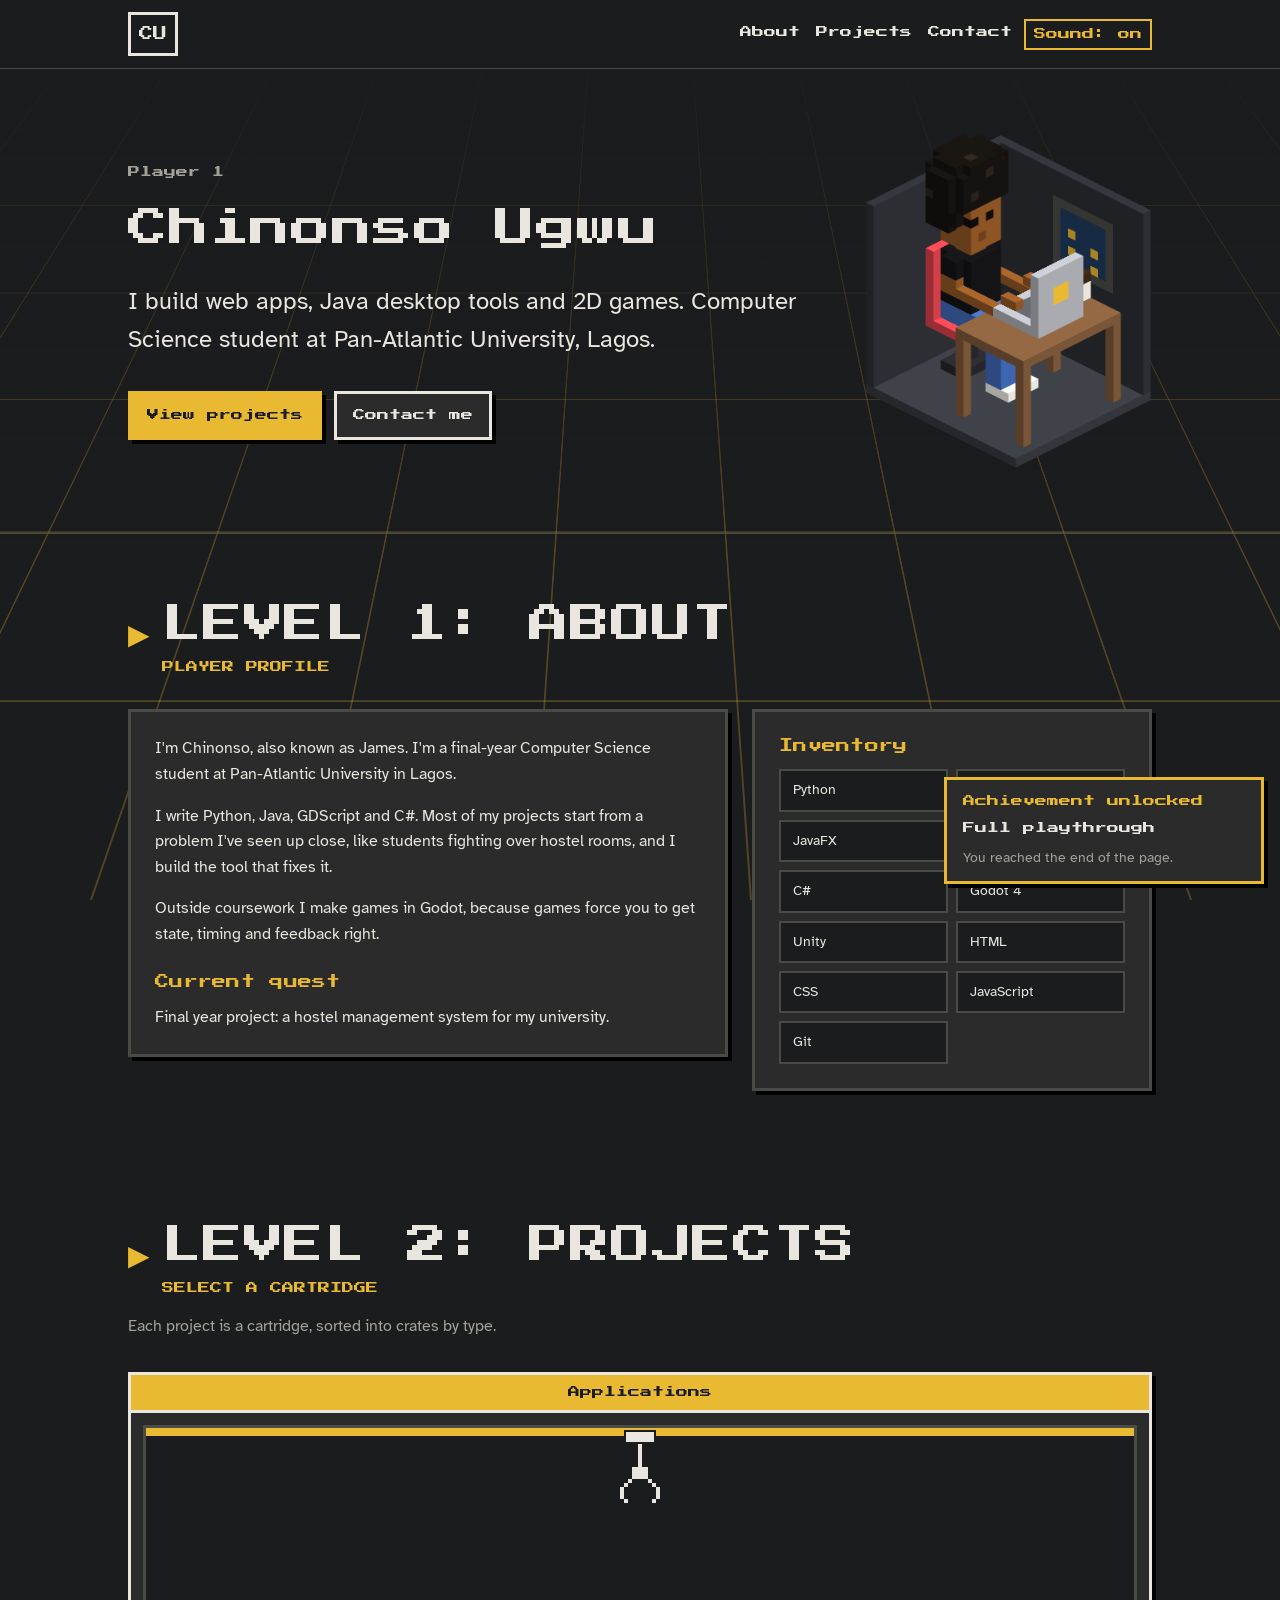
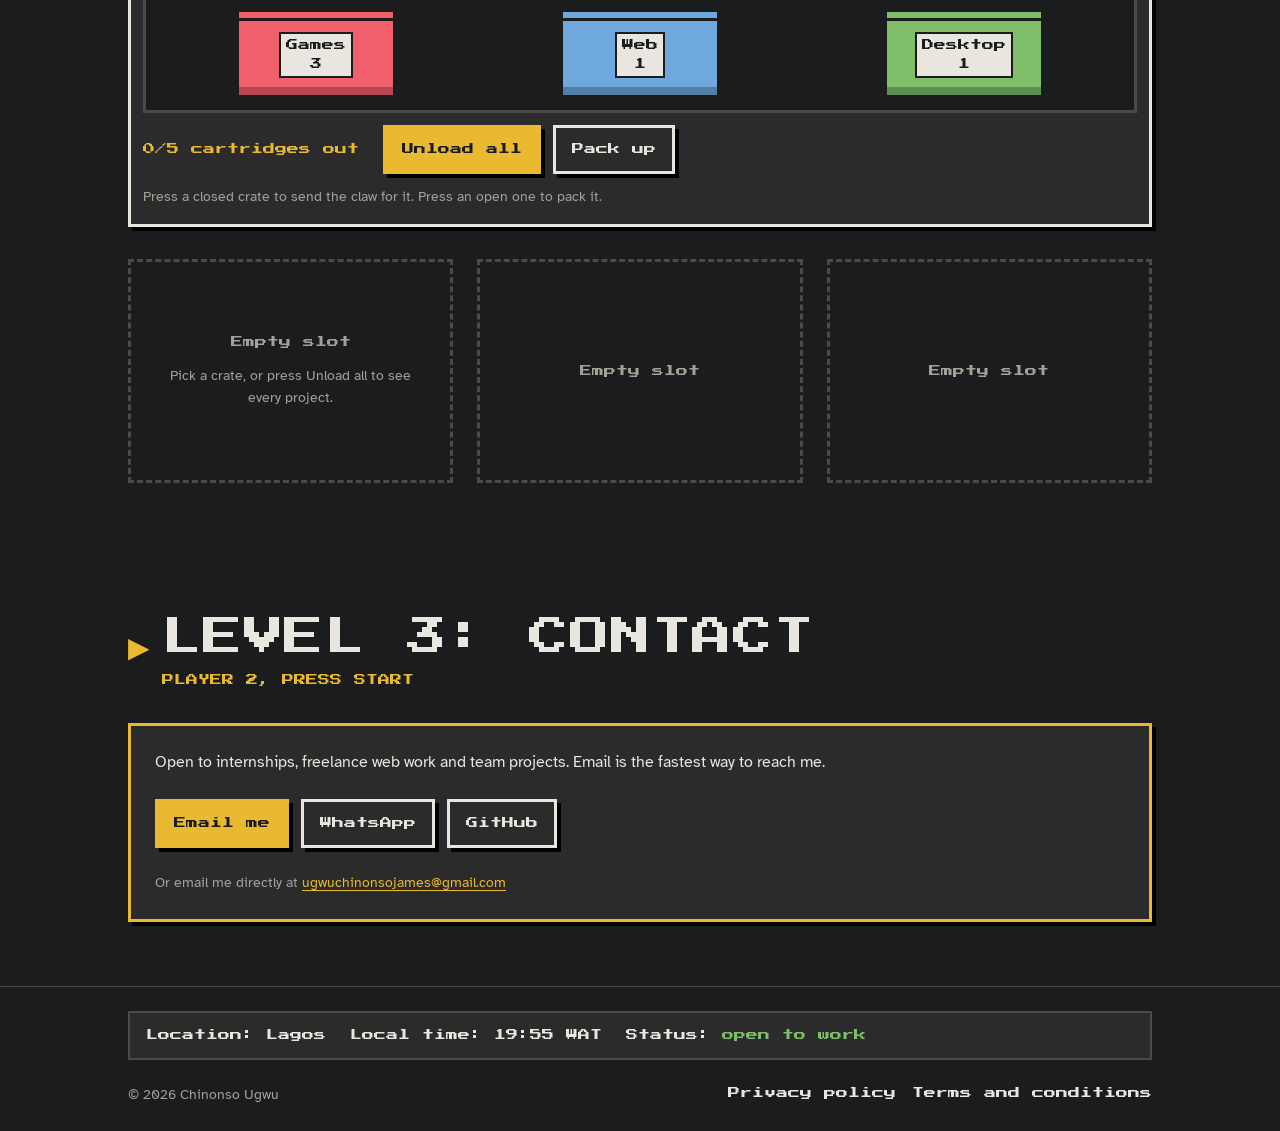
<file: index.html>
<!DOCTYPE html>
<html lang="en">
<head>
  <meta charset="UTF-8">
  <meta name="viewport" content="width=device-width, initial-scale=1">
  <title>Chinonso Ugwu | Developer</title>
  <meta name="description" content="Portfolio of Chinonso Ugwu, a Computer Science student at Pan-Atlantic University building web apps, Java desktop tools and 2D games.">

  <link rel="icon" href="favicon.ico" sizes="32x32">
  <link rel="icon" href="favicon.svg" type="image/svg+xml">
  <link rel="apple-touch-icon" href="apple-touch-icon.png">

  <!-- Fonts are self-hosted in /fonts and loaded inside style.css -->
  <link rel="preload" href="fonts/press-start-2p-latin-400-normal.woff2" as="font" type="font/woff2" crossorigin>
  <link rel="stylesheet" href="css/style.css">

  <!-- defer: scripts run after the HTML has loaded, in this order -->
  <script src="js/sound.js" defer></script>
  <script src="js/main.js" defer></script>
</head>
<body data-page="home">
  <a class="skip-link" href="#main">Skip to content</a>

  <!-- 3D grid background: a tilted floor with slowly moving lines, fixed behind the page -->
  <div class="bg-grid" aria-hidden="true">
    <div class="bg-floor">
      <div class="bg-lines"></div>
    </div>
  </div>

  <!-- ========== Header and navigation ========== -->
  <header class="site-header">
    <div class="container header-inner">
      <a class="logo" href="#top" aria-label="Chinonso Ugwu, back to top">CU</a>

      <nav aria-label="Main">
        <ul class="nav-list">
          <li><a href="#about">About</a></li>
          <li><a href="#projects">Projects</a></li>
          <li><a href="#contact">Contact</a></li>
        </ul>
      </nav>

      <!-- Hidden until JavaScript loads, because it only works with JavaScript -->
      <button class="sound-toggle" type="button" aria-pressed="true" hidden>Sound: on</button>
    </div>
  </header>

  <main id="main">

    <!-- ========== Title screen (hero) ========== -->
    <section class="title-screen" id="top" aria-labelledby="title-heading">
      <div class="container title-grid">

        <div class="title-text">
          <p class="eyebrow">Player 1</p>
          <h1 id="title-heading">Chinonso Ugwu</h1>
          <p class="lead">
            I build web apps, Java desktop tools and 2D games.
            Computer Science student at Pan-Atlantic University, Lagos.
          </p>
          <div class="button-row">
            <a class="btn btn-primary" href="#projects">View projects</a>
            <a class="btn" href="#contact">Contact me</a>
          </div>
        </div>

        <!-- Desk scene: 3D voxel art rendered from code. JavaScript adds the
             typing animation and pops notifications above the laptop. -->
        <div class="setup">
          <div class="setup-scene" role="img" aria-label="3D voxel illustration of Chinonso typing on a laptop at his desk at night"></div>
          <div class="setup-notes" aria-hidden="true"></div>
        </div>

      </div>
    </section>

    <!-- ========== About me (player profile) ========== -->
    <section class="section" id="about" aria-labelledby="about-heading">
      <div class="container">
        <div class="level-heading">
          <span class="level-arrow" aria-hidden="true">&#9654;</span>
          <div>
            <h2 id="about-heading">Level 1: About</h2>
            <p class="level-sub">Player profile</p>
          </div>
        </div>

        <div class="profile-grid">
          <div class="panel profile-bio">
            <p>
              I'm Chinonso, also known as James. I'm a final-year Computer Science
              student at Pan-Atlantic University in Lagos.
            </p>
            <p>
              I write Python, Java, GDScript and C#. Most of my projects start from a
              problem I've seen up close, like students fighting over hostel
              rooms, and I build the tool that fixes it.
            </p>
            <p>
              Outside coursework I make games in Godot, because games force you
              to get state, timing and feedback right.
            </p>

            <h3 class="sub-heading">Current quest</h3>
            <p>Final year project: a hostel management system for my university.</p>
          </div>

          <div class="panel">
            <h3 class="sub-heading">Inventory</h3>
            <ul class="inventory">
              <li>Python</li>
              <li>Java</li>
              <li>JavaFX</li>
              <li>GDScript</li>
              <li>C#</li>
              <li>Godot 4</li>
              <li>Unity</li>
              <li>HTML</li>
              <li>CSS</li>
              <li>JavaScript</li>
              <li>Git</li>
            </ul>
          </div>
        </div>
      </div>
    </section>

    <!-- ========== Projects (claw machine and cartridges) ========== -->
    <section class="section" id="projects" aria-labelledby="projects-heading">
      <div class="container">
        <div class="level-heading">
          <span class="level-arrow" aria-hidden="true">&#9654;</span>
          <div>
            <h2 id="projects-heading">Level 2: Projects</h2>
            <p class="level-sub">Select a cartridge</p>
          </div>
        </div>
        <p class="section-intro">Each project is a cartridge, sorted into crates by type.</p>

        <div class="projects-layout">

          <!-- Claw machine: a bonus toy, hidden until JavaScript loads.
               Crates are built automatically from each cartridge's data-category. -->
          <div class="claw-machine" role="group" aria-labelledby="machine-title" hidden>
            <p class="machine-marquee" id="machine-title">Applications</p>

            <div class="machine-glass">
              <div class="machine-rail"></div>
              <div class="claw" aria-hidden="true">
                <div class="claw-trolley"></div>
                <div class="claw-cable"></div>
                <svg class="claw-hand" viewBox="0 0 12 10" width="48" height="40" shape-rendering="crispEdges" focusable="false">
                  <rect x="4" y="0" width="4" height="3"/>
                  <g class="claw-open">
                    <rect x="3" y="3" width="1" height="1"/>
                    <rect x="2" y="4" width="1" height="1"/>
                    <rect x="1" y="5" width="1" height="3"/>
                    <rect x="2" y="8" width="1" height="1"/>
                    <rect x="8" y="3" width="1" height="1"/>
                    <rect x="9" y="4" width="1" height="1"/>
                    <rect x="10" y="5" width="1" height="3"/>
                    <rect x="9" y="8" width="1" height="1"/>
                  </g>
                  <g class="claw-closed">
                    <rect x="3" y="3" width="1" height="5"/>
                    <rect x="4" y="8" width="1" height="1"/>
                    <rect x="8" y="3" width="1" height="5"/>
                    <rect x="7" y="8" width="1" height="1"/>
                  </g>
                </svg>
              </div>
              <div class="crates"></div>
            </div>

            <div class="machine-panel">
              <p class="machine-count" aria-live="polite"></p>
              <div class="button-row">
                <button class="btn btn-primary machine-unload" type="button">Unload all</button>
                <button class="btn machine-pack" type="button">Pack up</button>
              </div>
              <p class="machine-hint">Press a closed crate to send the claw for it. Press an open one to pack it.</p>
            </div>
          </div>

          <!-- The cartridges. These are always in the HTML, so every project is
               visible even without JavaScript. -->
          <ul class="cartridges">

            <li class="cart-slot">
              <article class="cartridge" data-category="games" data-category-label="Games" aria-labelledby="cart-greedy-pig">
                <p class="cart-strip">Games</p>
                <div class="cart-label">
                  <img src="images/greedy-pig/computer-turn.webp" width="1280" height="850" loading="lazy"
                       alt="Greedy Pig during the computer's turn, with the dice locked and a robot badge on the computer player">
                </div>
                <div class="cart-body">
                  <h3 id="cart-greedy-pig">Greedy Pig</h3>
                  <p>
                    A browser dice game built with a team for CSC 419. Roll to stack
                    points, but roll a 1 and you lose the turn. I built the computer
                    opponent's turns and the vs-computer game over screen.
                  </p>
                  <p class="visually-hidden">Tech stack:</p>
                  <ul class="tags">
                    <li>HTML</li>
                    <li>CSS</li>
                    <li>JavaScript</li>
                  </ul>
                  <div class="cart-links">
                    <a class="btn btn-primary" href="project-greedy-pig.html" data-loader>Load save file</a>
                    <!-- TODO: when the team's final build is live, replace this line with:
                         <a class="btn" href="LIVE_URL_HERE">Play live</a> -->
                    <p class="status">Live link coming soon</p>
                  </div>
                </div>
              </article>
            </li>

            <li class="cart-slot">
              <article class="cartridge" data-category="games" data-category-label="Games" aria-labelledby="cart-jacobian">
                <p class="cart-strip">Games</p>
                <div class="cart-label">
                  <img src="images/jacobian/canyon-run.webp" width="830" height="519" loading="lazy"
                       alt="JACOBIAN gameplay: the player, in a red cap, runs down a sandy low-poly canyon lined with rocks and trees">
                </div>
                <div class="cart-body">
                  <h3 id="cart-jacobian">JACOBIAN</h3>
                  <p>
                    A 3D endless runner I built in Unity in 2025. The player runs
                    down a low-poly canyon, picking up collectibles while new
                    sections of track spawn ahead. The canyon art comes from a
                    low-poly asset pack; the C# scripts are mine.
                  </p>
                  <p class="visually-hidden">Tech stack:</p>
                  <ul class="tags">
                    <li>Unity 6</li>
                    <li>C#</li>
                  </ul>
                  <div class="cart-links">
                    <p class="status">Prototype</p>
                  </div>
                </div>
              </article>
            </li>

            <li class="cart-slot">
              <article class="cartridge" data-category="games" data-category-label="Games" aria-labelledby="cart-possessed">
                <p class="cart-strip">Games</p>
                <div class="cart-label">
                  <img src="images/possessed/backyard.webp" width="837" height="523" loading="lazy"
                       alt="Possessed: a backyard with a dirt path, a striped road barrier and a wooden water tower, with city buildings beyond the fence">
                </div>
                <div class="cart-body">
                  <h3 id="cart-possessed">Possessed</h3>
                  <p>
                    A 3D life sim about getting through university. You juggle
                    lectures, part-time jobs, rent and friendships, while a hidden
                    pressure system punishes you for staying idle and alone. The
                    game never explains it. You have to notice the pattern yourself.
                  </p>
                  <p class="visually-hidden">Tech stack:</p>
                  <ul class="tags">
                    <li>Godot 4 .NET</li>
                    <li>C#</li>
                  </ul>
                  <div class="cart-links">
                    <p class="status">In development</p>
                  </div>
                </div>
              </article>
            </li>

            <li class="cart-slot">
              <article class="cartridge" data-category="web" data-category-label="Web" aria-labelledby="cart-hostel">
                <p class="cart-strip">Web</p>
                <div class="cart-label">
                  <img src="images/hostel/choose-hostel.webp" width="624" height="391" loading="lazy"
                       alt="PAU Hostel Booking: the Claim Your Space On Campus screen, with a list of hostels to pick from and room types from one-man to four-man">
                </div>
                <div class="cart-body">
                  <h3 id="cart-hostel">PAU Hostel Booking</h3>
                  <p>
                    A booking site for Pan-Atlantic University's 14 hostels. Students
                    browse rooms without logging in, then book and pay online. Each
                    hostel manager gets an admin panel to set prices and see who is
                    in which room.
                  </p>
                  <p class="visually-hidden">Tech stack:</p>
                  <ul class="tags">
                    <li>Next.js</li>
                    <li>Supabase</li>
                    <li>Paystack</li>
                    <li>Vercel</li>
                  </ul>
                  <div class="cart-links">
                    <p class="status">In progress</p>
                  </div>
                </div>
              </article>
            </li>

            <li class="cart-slot">
              <article class="cartridge" data-category="desktop" data-category-label="Desktop" aria-labelledby="cart-cafeteria">
                <p class="cart-strip">Desktop</p>
                <!-- Pixel-art app icon. Swap in a real screenshot of the app
                     here when you have one. -->
                <div class="cart-label">
                  <img src="images/cafeteria/app-icon.webp" width="832" height="520" loading="lazy"
                       alt="Cafeteria Management System app icon: a pixel-art serving dome on a plate">
                </div>
                <div class="cart-body">
                  <h3 id="cart-cafeteria">Cafeteria Management System</h3>
                  <p>
                    A desktop app for the cafeteria at Sancta Maria Catholic College
                    of Nursing Sciences. Users register and log in, passwords are
                    hashed with BCrypt, and data is stored in PostgreSQL.
                  </p>
                  <p class="visually-hidden">Tech stack:</p>
                  <ul class="tags">
                    <li>Java</li>
                    <li>JavaFX</li>
                    <li>PostgreSQL</li>
                  </ul>
                  <div class="cart-links">
                    <p class="status">Prototype</p>
                  </div>
                </div>
              </article>
            </li>

          </ul>
        </div>
      </div>
    </section>

    <!-- ========== Call to action ========== -->
    <section class="section" id="contact" aria-labelledby="contact-heading">
      <div class="container">
        <div class="level-heading">
          <span class="level-arrow" aria-hidden="true">&#9654;</span>
          <div>
            <h2 id="contact-heading">Level 3: Contact</h2>
            <p class="level-sub">Player 2, press start</p>
          </div>
        </div>

        <div class="panel cta">
          <p>
            Open to internships, freelance web work and team projects.
            Email is the fastest way to reach me.
          </p>
          <div class="button-row">
            <a class="btn btn-primary" href="mailto:ugwuchinonsojames@gmail.com?subject=Hello%20from%20your%20portfolio">Email me</a>
            <!-- WhatsApp needs the international format: 234 (Nigeria) + the number without its first 0 -->
            <a class="btn" href="https://wa.me/2349018909404?text=Hi%20Chinonso%2C%20I%20saw%20your%20portfolio">WhatsApp</a>
            <a class="btn" href="https://github.com/chinonsougwu">GitHub</a>
          </div>
          <!-- Shown as text too, for computers with no email app set up -->
          <p class="cta-direct">
            Or email me directly at
            <a href="mailto:ugwuchinonsojames@gmail.com">ugwuchinonsojames@gmail.com</a>
          </p>
        </div>
      </div>
    </section>

  </main>

  <!-- ========== Footer ========== -->
  <footer class="site-footer">
    <div class="container">
      <!-- Status bar, like a game HUD. The clock is filled in by JavaScript. -->
      <ul class="hud">
        <li>Location: Lagos</li>
        <li>Local time: <span class="hud-clock">WAT</span></li>
        <li>Status: <span class="hud-ok">open to work</span></li>
      </ul>

      <div class="footer-inner">
        <p>&copy; 2026 Chinonso Ugwu</p>
        <nav aria-label="Legal">
          <ul class="nav-list">
            <li><a href="privacy.html">Privacy policy</a></li>
            <li><a href="terms.html">Terms and conditions</a></li>
          </ul>
        </nav>
      </div>
    </div>
  </footer>

  <!-- Loading screen shown briefly before opening a project page -->
  <div class="loader" hidden>
    <p class="loader-text">Loading save file</p>
    <div class="loader-bar"><span class="loader-fill"></span></div>
  </div>

  <!-- Achievement popups appear here -->
  <div class="toasts" role="status" aria-live="polite"></div>
</body>
</html>
</file>
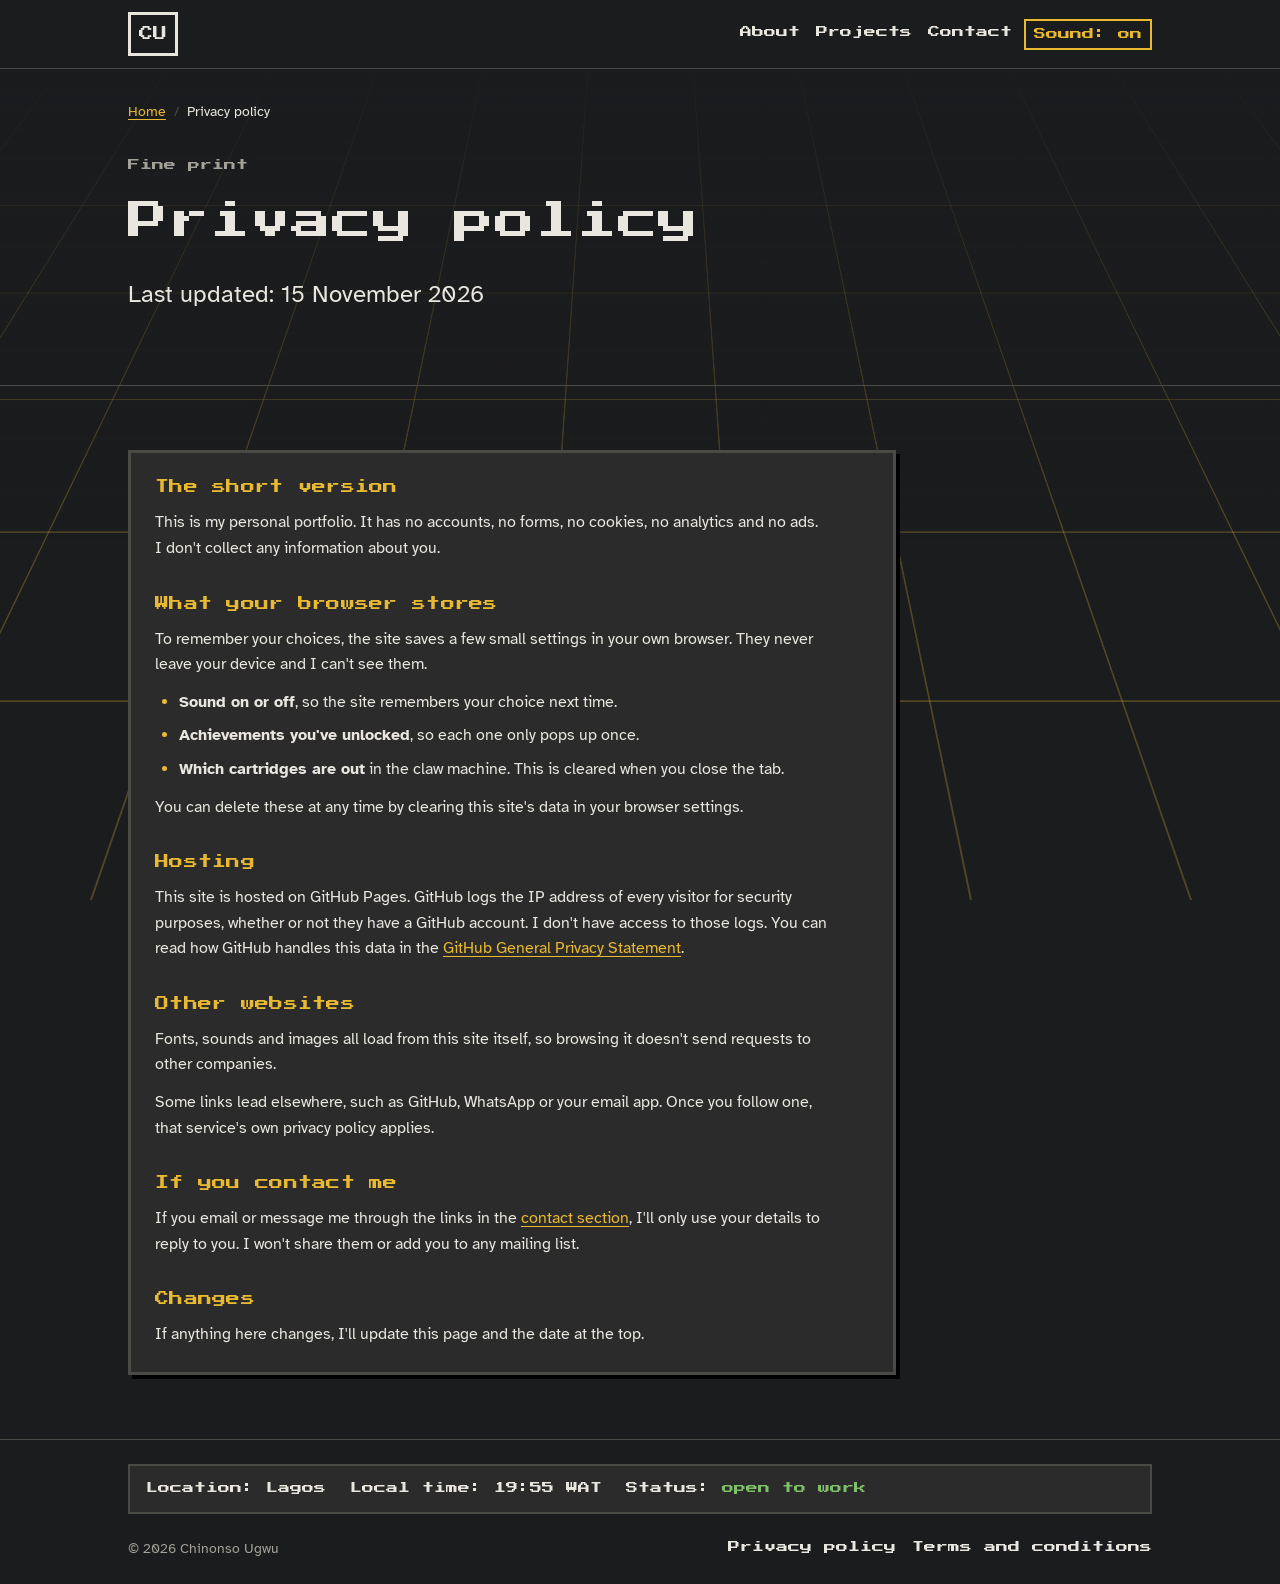
<file: privacy.html>
<!DOCTYPE html>
<html lang="en">
<head>
  <meta charset="UTF-8">
  <meta name="viewport" content="width=device-width, initial-scale=1">
  <title>Privacy policy | Chinonso Ugwu</title>
  <meta name="description" content="Privacy policy for Chinonso Ugwu's portfolio: no accounts, no cookies, no tracking.">

  <link rel="icon" href="favicon.ico" sizes="32x32">
  <link rel="icon" href="favicon.svg" type="image/svg+xml">
  <link rel="apple-touch-icon" href="apple-touch-icon.png">

  <!-- Fonts are self-hosted in /fonts and loaded inside style.css -->
  <link rel="preload" href="fonts/press-start-2p-latin-400-normal.woff2" as="font" type="font/woff2" crossorigin>
  <link rel="stylesheet" href="css/style.css">

  <!-- defer: scripts run after the HTML has loaded, in this order -->
  <script src="js/sound.js" defer></script>
  <script src="js/main.js" defer></script>
</head>
<body data-page="legal">
  <a class="skip-link" href="#main">Skip to content</a>

  <!-- 3D grid background: a tilted floor with slowly moving lines, fixed behind the page -->
  <div class="bg-grid" aria-hidden="true">
    <div class="bg-floor">
      <div class="bg-lines"></div>
    </div>
  </div>

  <!-- ========== Header and navigation ========== -->
  <header class="site-header">
    <div class="container header-inner">
      <a class="logo" href="index.html" aria-label="Chinonso Ugwu, home page">CU</a>

      <nav aria-label="Main">
        <ul class="nav-list">
          <li><a href="index.html#about">About</a></li>
          <li><a href="index.html#projects">Projects</a></li>
          <li><a href="index.html#contact">Contact</a></li>
        </ul>
      </nav>

      <!-- Hidden until JavaScript loads, because it only works with JavaScript -->
      <button class="sound-toggle" type="button" aria-pressed="true" hidden>Sound: on</button>
    </div>
  </header>

  <main id="main">

    <section class="title-screen project-top" aria-labelledby="privacy-title">
      <div class="container">
        <nav class="breadcrumb" aria-label="Breadcrumb">
          <ol>
            <li><a href="index.html">Home</a></li>
            <li><span aria-current="page">Privacy policy</span></li>
          </ol>
        </nav>
        <p class="eyebrow">Fine print</p>
        <h1 id="privacy-title">Privacy policy</h1>
        <p class="lead">Last updated: 15 November 2026</p>
      </div>
    </section>

    <div class="section">
      <div class="container">
        <div class="panel legal">
          <section aria-labelledby="p-short">
            <h2 id="p-short">The short version</h2>
            <p>
              This is my personal portfolio. It has no accounts, no forms, no cookies,
              no analytics and no ads. I don't collect any information about you.
            </p>
          </section>

          <section aria-labelledby="p-browser">
            <h2 id="p-browser">What your browser stores</h2>
            <p>
              To remember your choices, the site saves a few small settings in your own
              browser. They never leave your device and I can't see them.
            </p>
            <ul>
              <li><strong>Sound on or off</strong>, so the site remembers your choice next time.</li>
              <li><strong>Achievements you've unlocked</strong>, so each one only pops up once.</li>
              <li><strong>Which cartridges are out</strong> in the claw machine. This is cleared when you close the tab.</li>
            </ul>
            <p>
              You can delete these at any time by clearing this site's data in your browser settings.
            </p>
          </section>

          <section aria-labelledby="p-hosting">
            <h2 id="p-hosting">Hosting</h2>
            <p>
              This site is hosted on GitHub Pages. GitHub logs the IP address of every visitor
              for security purposes, whether or not they have a GitHub account. I don't have
              access to those logs. You can read how GitHub handles this data in the
              <a href="https://docs.github.com/en/site-policy/privacy-policies/github-general-privacy-statement">GitHub General Privacy Statement</a>.
            </p>
          </section>

          <section aria-labelledby="p-third">
            <h2 id="p-third">Other websites</h2>
            <p>
              Fonts, sounds and images all load from this site itself, so browsing it doesn't
              send requests to other companies.
            </p>
            <p>
              Some links lead elsewhere, such as GitHub, WhatsApp or your email app. Once you
              follow one, that service's own privacy policy applies.
            </p>
          </section>

          <section aria-labelledby="p-contact">
            <h2 id="p-contact">If you contact me</h2>
            <p>
              If you email or message me through the links in the
              <a href="index.html#contact">contact section</a>, I'll only use your details to
              reply to you. I won't share them or add you to any mailing list.
            </p>
          </section>

          <section aria-labelledby="p-changes">
            <h2 id="p-changes">Changes</h2>
            <p>
              If anything here changes, I'll update this page and the date at the top.
            </p>
          </section>
        </div>
      </div>
    </div>

  </main>

  <!-- ========== Footer ========== -->
  <footer class="site-footer">
    <div class="container">
      <!-- Status bar, like a game HUD. The clock is filled in by JavaScript. -->
      <ul class="hud">
        <li>Location: Lagos</li>
        <li>Local time: <span class="hud-clock">WAT</span></li>
        <li>Status: <span class="hud-ok">open to work</span></li>
      </ul>

      <div class="footer-inner">
        <p>&copy; 2026 Chinonso Ugwu</p>
        <nav aria-label="Legal">
          <ul class="nav-list">
            <li><a href="privacy.html">Privacy policy</a></li>
            <li><a href="terms.html">Terms and conditions</a></li>
          </ul>
        </nav>
      </div>
    </div>
  </footer>

  <!-- Achievement popups appear here -->
  <div class="toasts" role="status" aria-live="polite"></div>
</body>
</html>
</file>
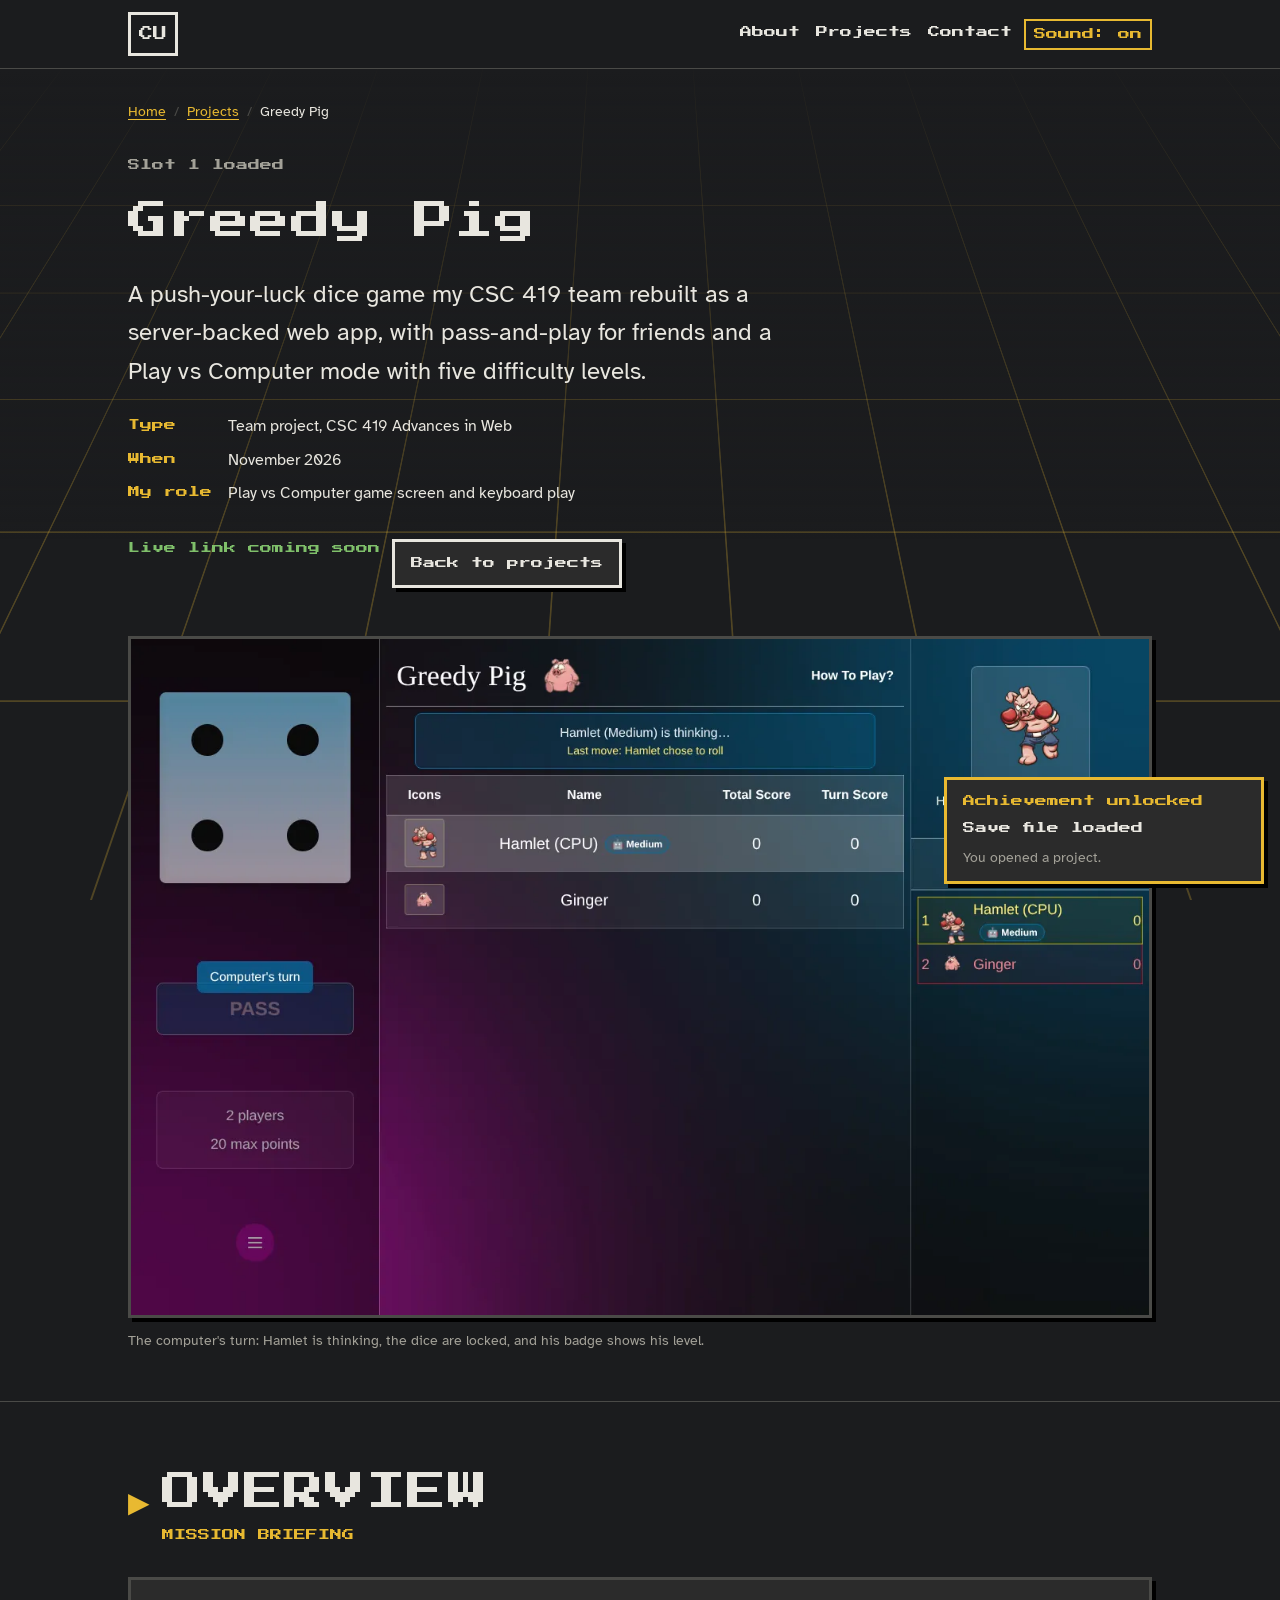
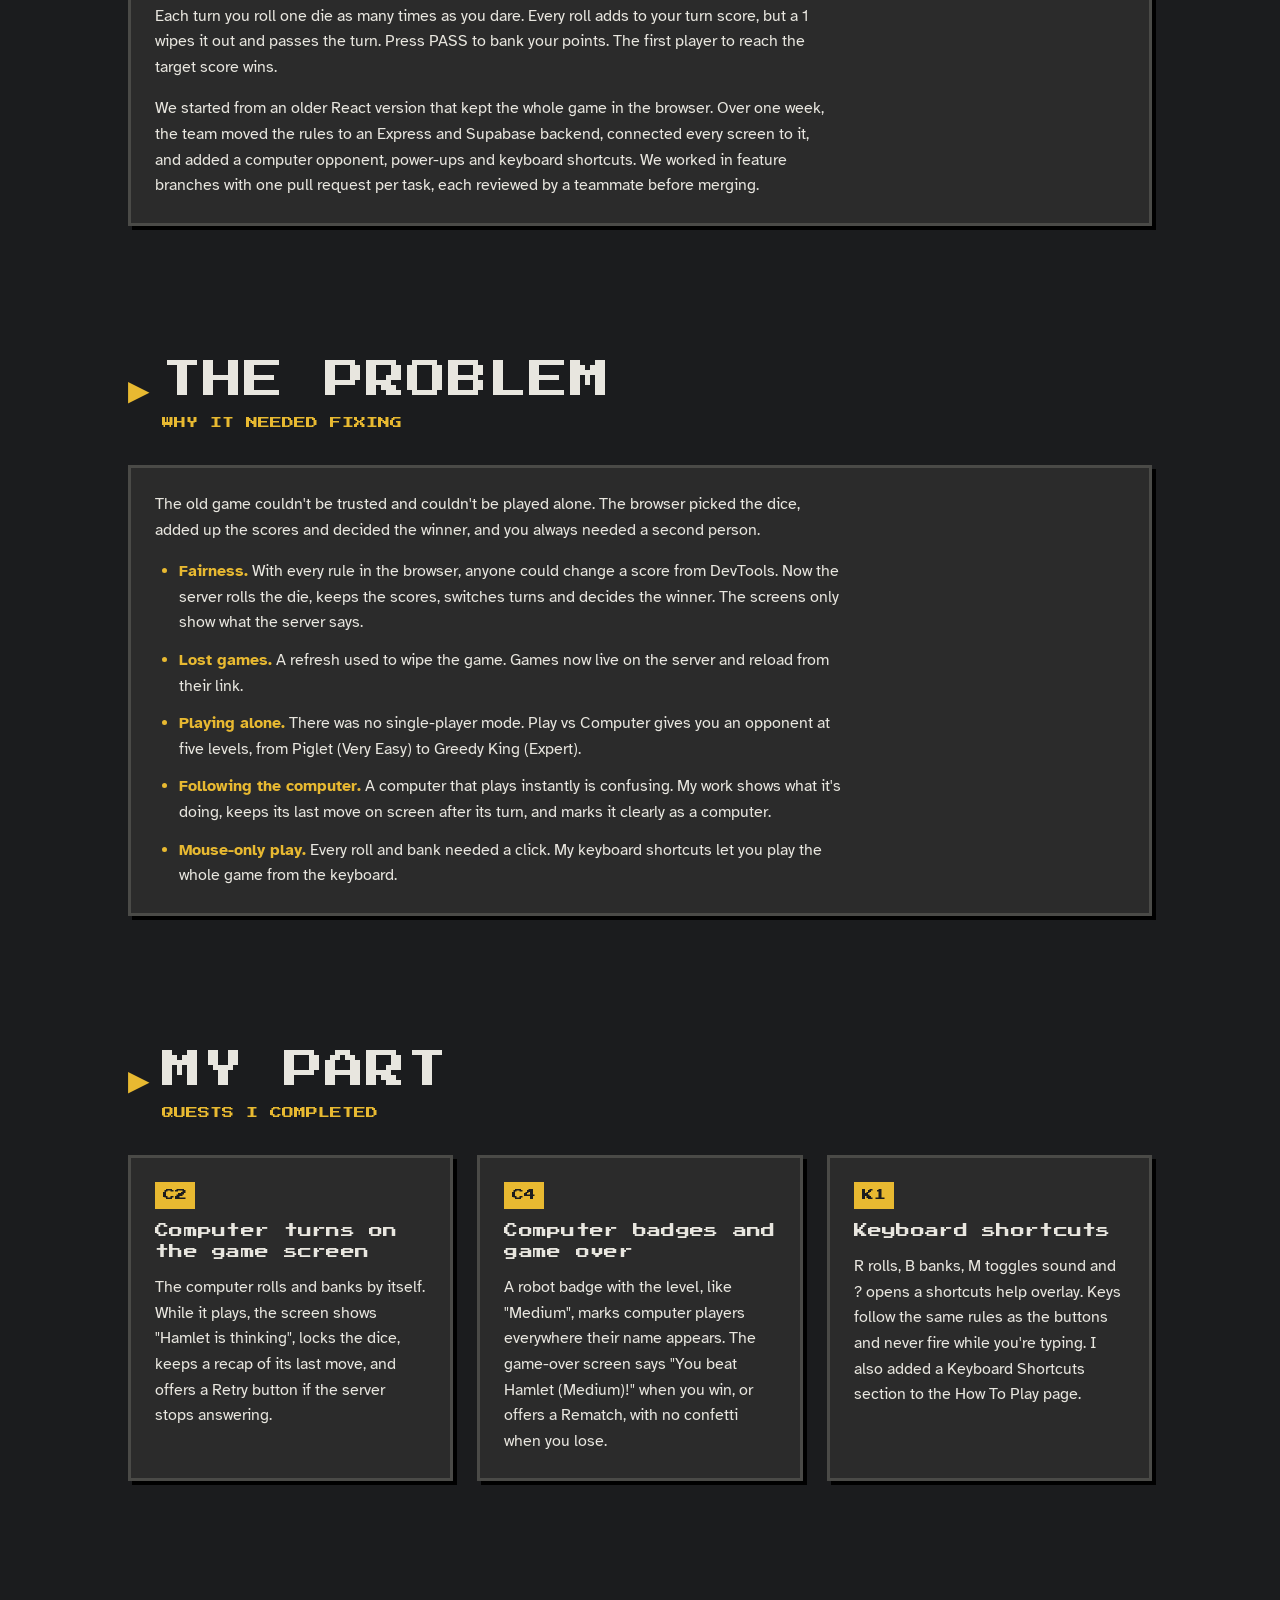
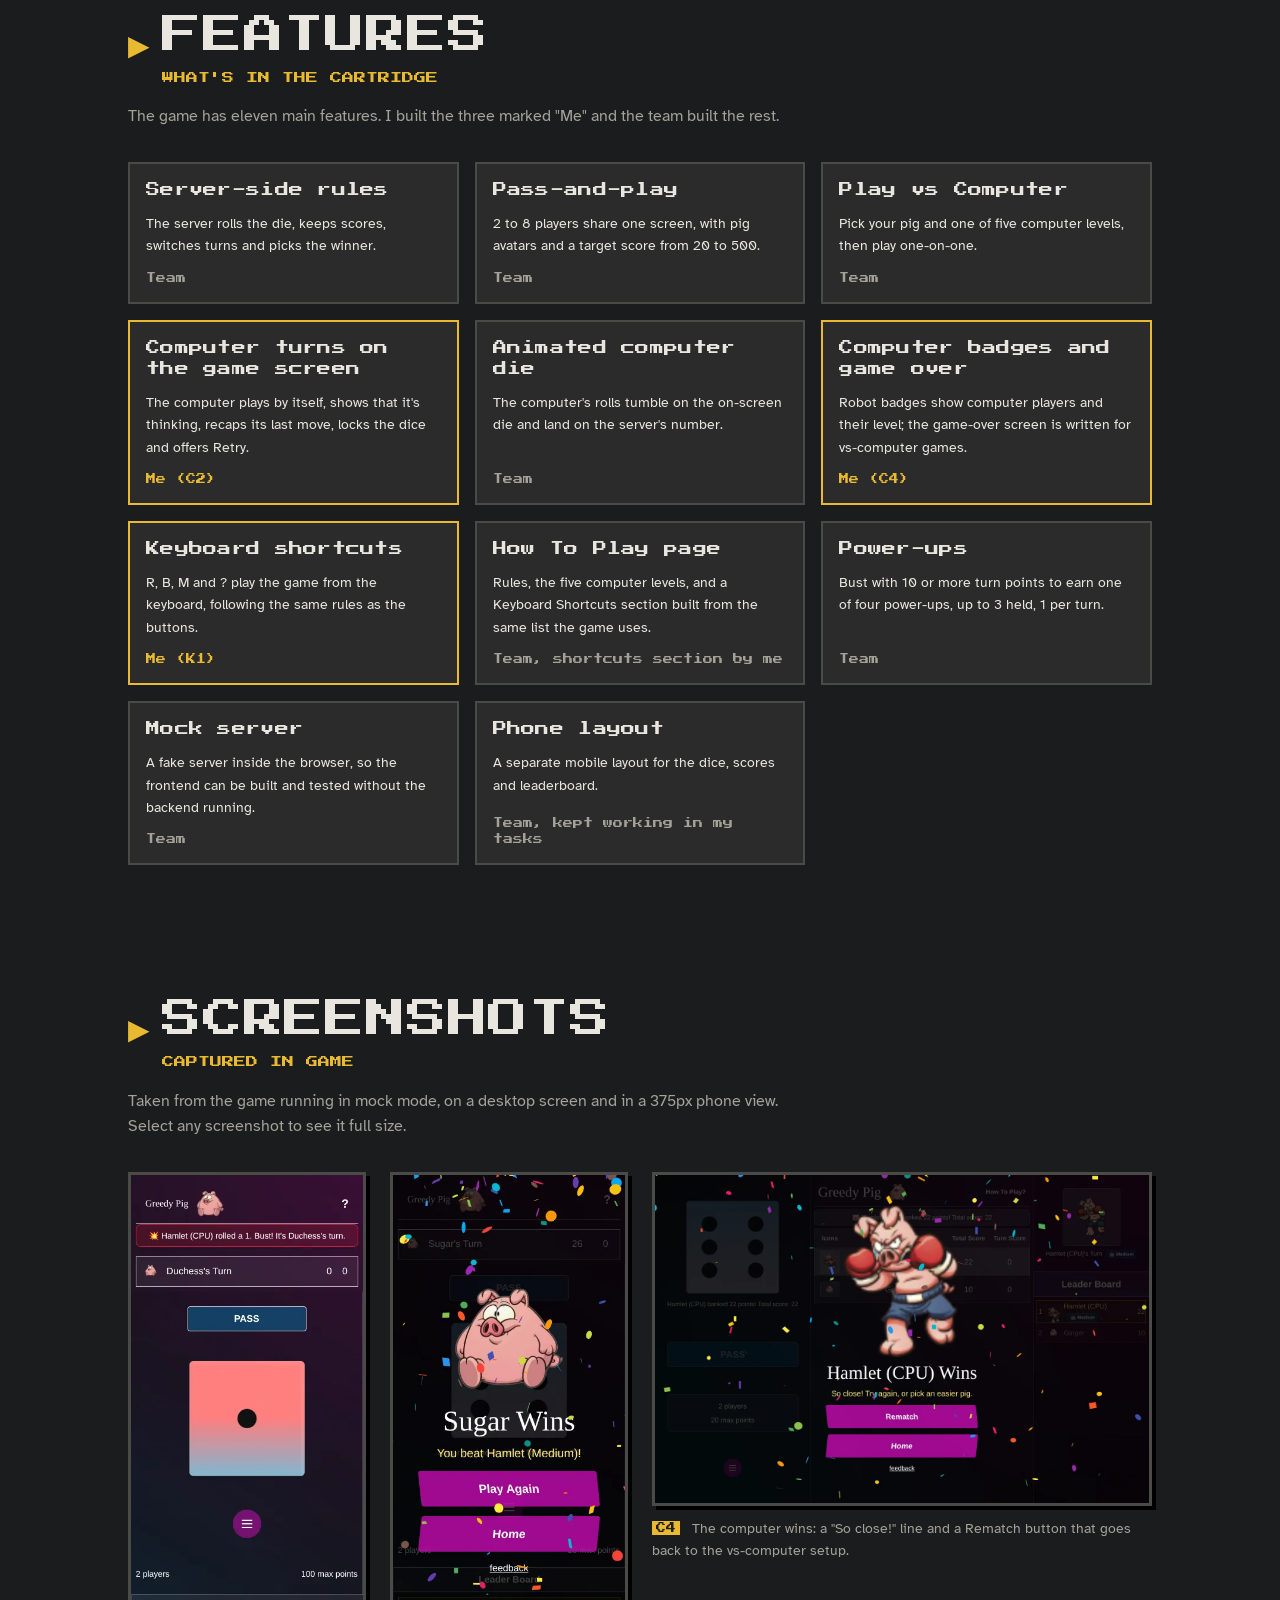
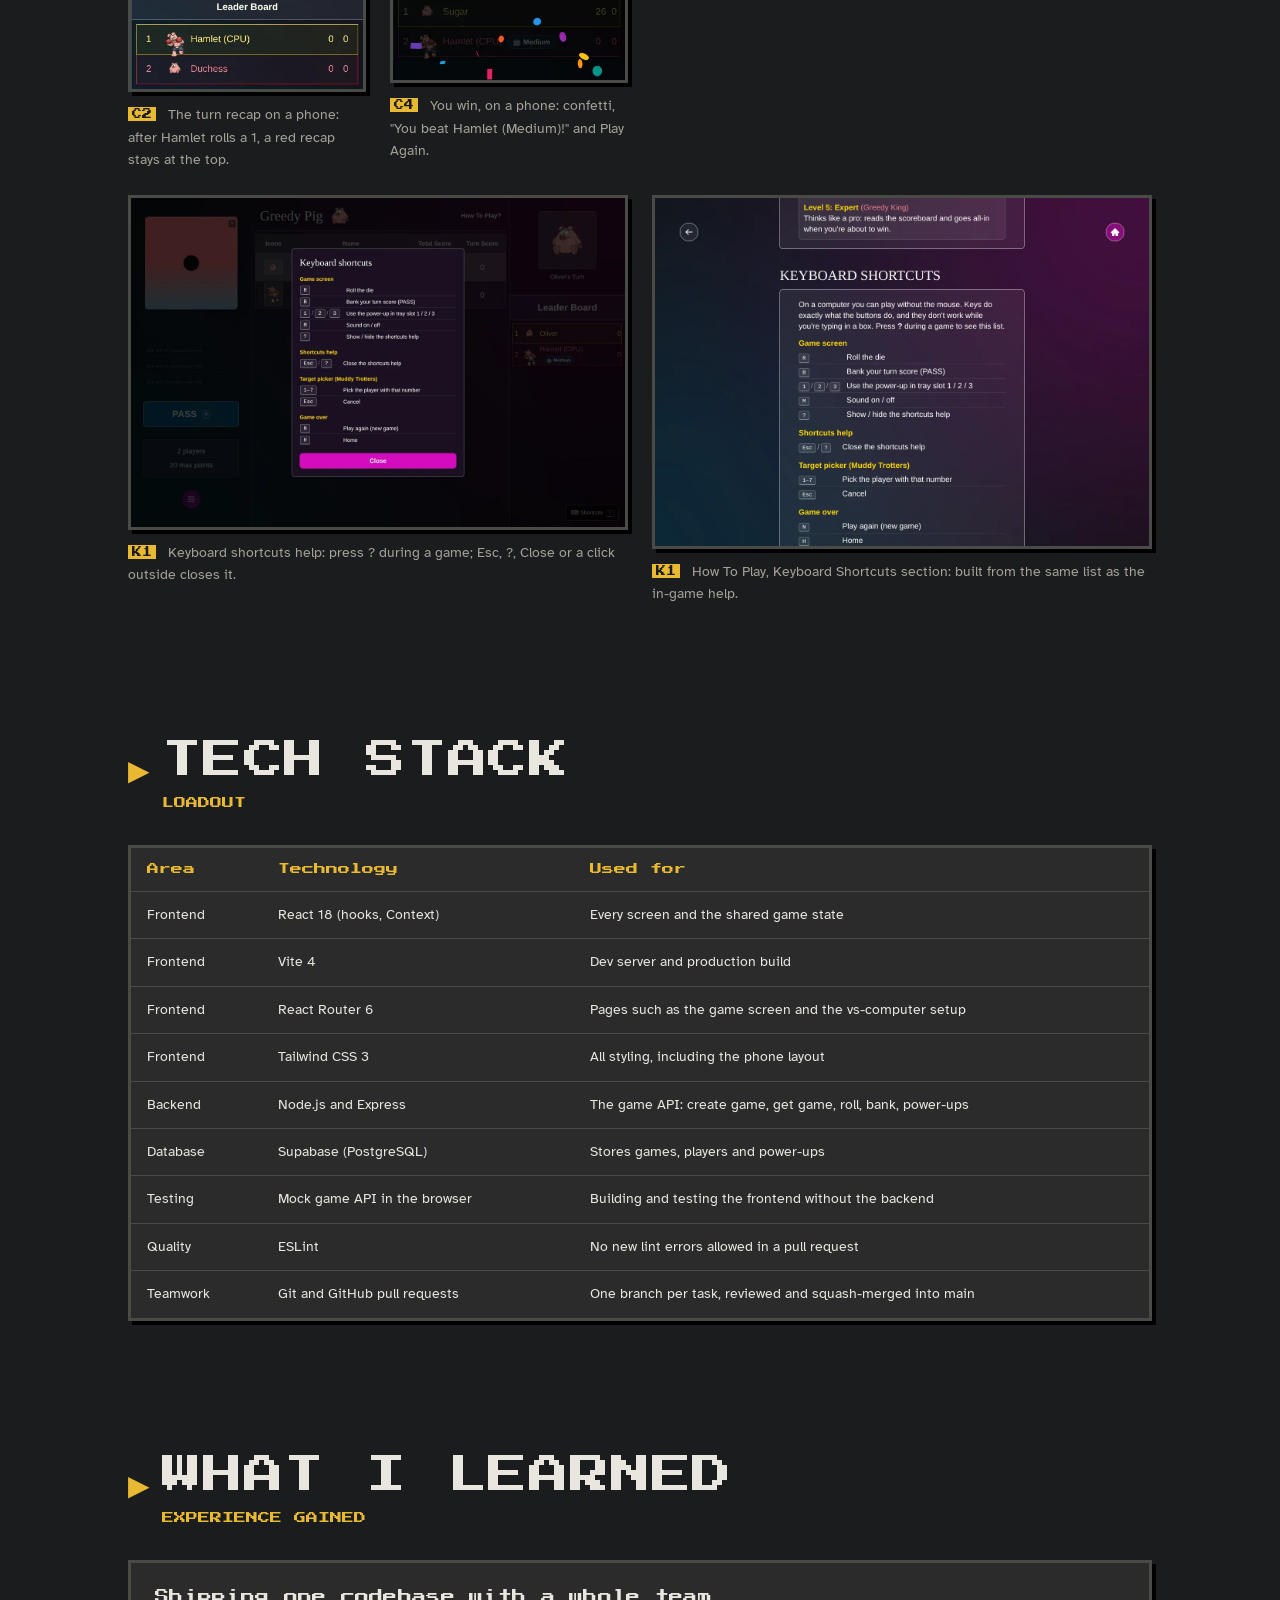
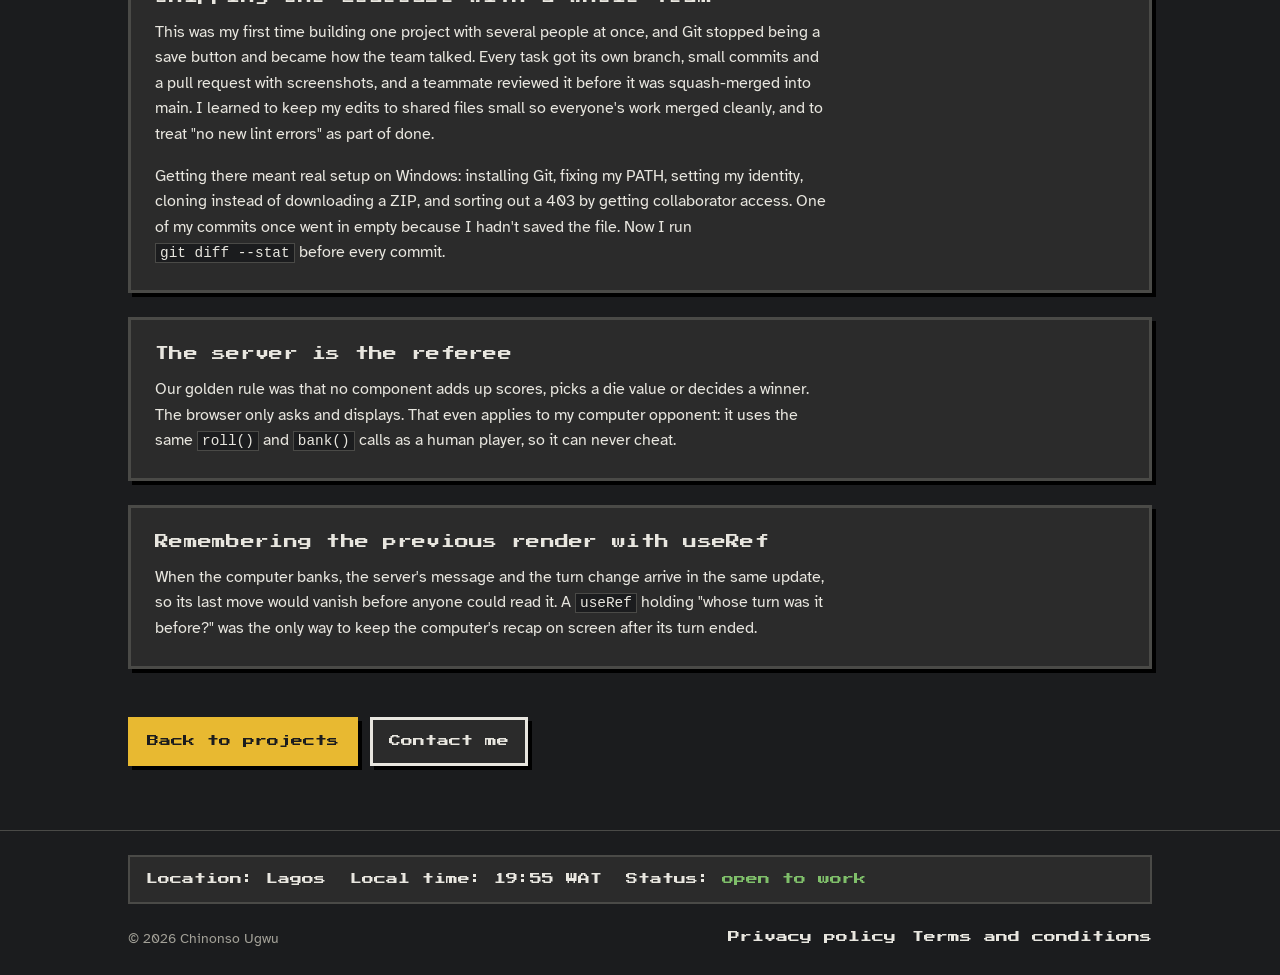
<file: project-greedy-pig.html>
<!DOCTYPE html>
<html lang="en">
<head>
  <meta charset="UTF-8">
  <meta name="viewport" content="width=device-width, initial-scale=1">
  <title>Greedy Pig | Chinonso Ugwu</title>
  <meta name="description" content="Greedy Pig: a push-your-luck dice game rebuilt by a CSC 419 team as a server-backed web app. I built the Play vs Computer game screen and keyboard play.">

  <link rel="icon" href="favicon.ico" sizes="32x32">
  <link rel="icon" href="favicon.svg" type="image/svg+xml">
  <link rel="apple-touch-icon" href="apple-touch-icon.png">

  <!-- Fonts are self-hosted in /fonts and loaded inside style.css -->
  <link rel="preload" href="fonts/press-start-2p-latin-400-normal.woff2" as="font" type="font/woff2" crossorigin>
  <link rel="stylesheet" href="css/style.css">

  <!-- defer: scripts run after the HTML has loaded, in this order -->
  <script src="js/sound.js" defer></script>
  <script src="js/main.js" defer></script>
</head>
<body data-page="project">
  <a class="skip-link" href="#main">Skip to content</a>

  <!-- 3D grid background: a tilted floor with slowly moving lines, fixed behind the page -->
  <div class="bg-grid" aria-hidden="true">
    <div class="bg-floor">
      <div class="bg-lines"></div>
    </div>
  </div>

  <!-- ========== Header and navigation ========== -->
  <header class="site-header">
    <div class="container header-inner">
      <a class="logo" href="index.html" aria-label="Chinonso Ugwu, home page">CU</a>

      <nav aria-label="Main">
        <ul class="nav-list">
          <li><a href="index.html#about">About</a></li>
          <li><a href="index.html#projects">Projects</a></li>
          <li><a href="index.html#contact">Contact</a></li>
        </ul>
      </nav>

      <!-- Hidden until JavaScript loads, because it only works with JavaScript -->
      <button class="sound-toggle" type="button" aria-pressed="true" hidden>Sound: on</button>
    </div>
  </header>

  <main id="main">

    <!-- ========== Project title ========== -->
    <section class="title-screen project-top" aria-labelledby="project-title">
      <div class="container">
        <nav class="breadcrumb" aria-label="Breadcrumb">
          <ol>
            <li><a href="index.html">Home</a></li>
            <li><a href="index.html#projects">Projects</a></li>
            <li><span aria-current="page">Greedy Pig</span></li>
          </ol>
        </nav>

        <p class="eyebrow">Slot 1 loaded</p>
        <h1 id="project-title">Greedy Pig</h1>
        <p class="lead">
          A push-your-luck dice game my CSC 419 team rebuilt as a server-backed web app,
          with pass-and-play for friends and a Play vs Computer mode with five difficulty levels.
        </p>

        <ul class="project-meta">
          <li><span class="meta-label">Type</span> Team project, CSC 419 Advances in Web</li>
          <li><span class="meta-label">When</span> November 2026</li>
          <li><span class="meta-label">My role</span> Play vs Computer game screen and keyboard play</li>
        </ul>

        <div class="button-row">
          <!-- TODO: when the team's final build is live, replace this line with:
               <a class="btn btn-primary" href="LIVE_URL_HERE">Play live</a> -->
          <p class="status">Live link coming soon</p>
          <a class="btn" href="index.html#projects">Back to projects</a>
        </div>

        <figure class="project-shot">
          <img src="images/greedy-pig/computer-turn.webp" width="1280" height="850"
               alt="Greedy Pig game screen during the computer's turn. Hamlet (Medium) is thinking, the dice are covered with a Computer's turn label, and a robot badge marks Hamlet as a Medium computer player.">
          <figcaption>The computer's turn: Hamlet is thinking, the dice are locked, and his badge shows his level.</figcaption>
        </figure>
      </div>
    </section>

    <!-- ========== Overview ========== -->
    <section class="section" aria-labelledby="overview-heading">
      <div class="container">
        <div class="level-heading">
          <span class="level-arrow" aria-hidden="true">&#9654;</span>
          <div>
            <h2 id="overview-heading">Overview</h2>
            <p class="level-sub">Mission briefing</p>
          </div>
        </div>

        <div class="panel prose">
          <p>
            Each turn you roll one die as many times as you dare. Every roll adds to your
            turn score, but a 1 wipes it out and passes the turn. Press PASS to bank your
            points. The first player to reach the target score wins.
          </p>
          <p>
            We started from an older React version that kept the whole game in the browser.
            Over one week, the team moved the rules to an Express and Supabase backend,
            connected every screen to it, and added a computer opponent, power-ups and
            keyboard shortcuts. We worked in feature branches with one pull request per
            task, each reviewed by a teammate before merging.
          </p>
        </div>
      </div>
    </section>

    <!-- ========== The problem ========== -->
    <section class="section" aria-labelledby="problem-heading">
      <div class="container">
        <div class="level-heading">
          <span class="level-arrow" aria-hidden="true">&#9654;</span>
          <div>
            <h2 id="problem-heading">The problem</h2>
            <p class="level-sub">Why it needed fixing</p>
          </div>
        </div>

        <div class="panel prose">
          <p>
            The old game couldn't be trusted and couldn't be played alone. The browser
            picked the dice, added up the scores and decided the winner, and you always
            needed a second person.
          </p>
          <ul class="problem-list">
            <li>
              <strong>Fairness.</strong> With every rule in the browser, anyone could change
              a score from DevTools. Now the server rolls the die, keeps the scores, switches
              turns and decides the winner. The screens only show what the server says.
            </li>
            <li>
              <strong>Lost games.</strong> A refresh used to wipe the game. Games now live on
              the server and reload from their link.
            </li>
            <li>
              <strong>Playing alone.</strong> There was no single-player mode. Play vs Computer
              gives you an opponent at five levels, from Piglet (Very Easy) to Greedy King (Expert).
            </li>
            <li>
              <strong>Following the computer.</strong> A computer that plays instantly is
              confusing. My work shows what it's doing, keeps its last move on screen after
              its turn, and marks it clearly as a computer.
            </li>
            <li>
              <strong>Mouse-only play.</strong> Every roll and bank needed a click. My keyboard
              shortcuts let you play the whole game from the keyboard.
            </li>
          </ul>
        </div>
      </div>
    </section>

    <!-- ========== My part ========== -->
    <section class="section" aria-labelledby="mypart-heading">
      <div class="container">
        <div class="level-heading">
          <span class="level-arrow" aria-hidden="true">&#9654;</span>
          <div>
            <h2 id="mypart-heading">My part</h2>
            <p class="level-sub">Quests I completed</p>
          </div>
        </div>

        <ul class="quest-grid">
          <li class="panel quest">
            <p class="quest-id">C2</p>
            <h3>Computer turns on the game screen</h3>
            <p>
              The computer rolls and banks by itself. While it plays, the screen shows
              "Hamlet is thinking", locks the dice, keeps a recap of its last move, and
              offers a Retry button if the server stops answering.
            </p>
          </li>
          <li class="panel quest">
            <p class="quest-id">C4</p>
            <h3>Computer badges and game over</h3>
            <p>
              A robot badge with the level, like "Medium", marks computer players everywhere
              their name appears. The game-over screen says "You beat Hamlet (Medium)!" when
              you win, or offers a Rematch, with no confetti when you lose.
            </p>
          </li>
          <li class="panel quest">
            <p class="quest-id">K1</p>
            <h3>Keyboard shortcuts</h3>
            <p>
              R rolls, B banks, M toggles sound and ? opens a shortcuts help overlay. Keys
              follow the same rules as the buttons and never fire while you're typing. I also
              added a Keyboard Shortcuts section to the How To Play page.
            </p>
          </li>
        </ul>
      </div>
    </section>

    <!-- ========== Features ========== -->
    <section class="section" aria-labelledby="features-heading">
      <div class="container">
        <div class="level-heading">
          <span class="level-arrow" aria-hidden="true">&#9654;</span>
          <div>
            <h2 id="features-heading">Features</h2>
            <p class="level-sub">What's in the cartridge</p>
          </div>
        </div>
        <p class="section-intro">The game has eleven main features. I built the three marked "Me" and the team built the rest.</p>

        <ul class="feature-list">
          <li class="feature">
            <h3>Server-side rules</h3>
            <p>The server rolls the die, keeps scores, switches turns and picks the winner.</p>
            <p class="built-by">Team</p>
          </li>
          <li class="feature">
            <h3>Pass-and-play</h3>
            <p>2 to 8 players share one screen, with pig avatars and a target score from 20 to 500.</p>
            <p class="built-by">Team</p>
          </li>
          <li class="feature">
            <h3>Play vs Computer</h3>
            <p>Pick your pig and one of five computer levels, then play one-on-one.</p>
            <p class="built-by">Team</p>
          </li>
          <li class="feature is-mine">
            <h3>Computer turns on the game screen</h3>
            <p>The computer plays by itself, shows that it's thinking, recaps its last move, locks the dice and offers Retry.</p>
            <p class="built-by">Me (C2)</p>
          </li>
          <li class="feature">
            <h3>Animated computer die</h3>
            <p>The computer's rolls tumble on the on-screen die and land on the server's number.</p>
            <p class="built-by">Team</p>
          </li>
          <li class="feature is-mine">
            <h3>Computer badges and game over</h3>
            <p>Robot badges show computer players and their level; the game-over screen is written for vs-computer games.</p>
            <p class="built-by">Me (C4)</p>
          </li>
          <li class="feature is-mine">
            <h3>Keyboard shortcuts</h3>
            <p>R, B, M and ? play the game from the keyboard, following the same rules as the buttons.</p>
            <p class="built-by">Me (K1)</p>
          </li>
          <li class="feature">
            <h3>How To Play page</h3>
            <p>Rules, the five computer levels, and a Keyboard Shortcuts section built from the same list the game uses.</p>
            <p class="built-by">Team, shortcuts section by me</p>
          </li>
          <li class="feature">
            <h3>Power-ups</h3>
            <p>Bust with 10 or more turn points to earn one of four power-ups, up to 3 held, 1 per turn.</p>
            <p class="built-by">Team</p>
          </li>
          <li class="feature">
            <h3>Mock server</h3>
            <p>A fake server inside the browser, so the frontend can be built and tested without the backend running.</p>
            <p class="built-by">Team</p>
          </li>
          <li class="feature">
            <h3>Phone layout</h3>
            <p>A separate mobile layout for the dice, scores and leaderboard.</p>
            <p class="built-by">Team, kept working in my tasks</p>
          </li>
        </ul>
      </div>
    </section>

    <!-- ========== Screenshots ========== -->
    <section class="section" aria-labelledby="shots-heading">
      <div class="container">
        <div class="level-heading">
          <span class="level-arrow" aria-hidden="true">&#9654;</span>
          <div>
            <h2 id="shots-heading">Screenshots</h2>
            <p class="level-sub">Captured in game</p>
          </div>
        </div>
        <p class="section-intro">Taken from the game running in mock mode, on a desktop screen and in a 375px phone view. Select any screenshot to see it full size.</p>

        <div class="shot-grid">
          <figure class="shot">
            <a href="images/greedy-pig/turn-recap-phone.webp">
              <img src="images/greedy-pig/turn-recap-phone.webp" width="390" height="865" loading="lazy"
                   alt="Greedy Pig on a phone. A red banner at the top says Hamlet (CPU) rolled a 1, bust, it's Duchess's turn.">
            </a>
            <figcaption><span class="shot-tag">C2</span> The turn recap on a phone: after Hamlet rolls a 1, a red recap stays at the top.</figcaption>
          </figure>

          <figure class="shot">
            <a href="images/greedy-pig/you-win-phone.webp">
              <img src="images/greedy-pig/you-win-phone.webp" width="390" height="850" loading="lazy"
                   alt="Greedy Pig win screen on a phone with confetti. It says Sugar Wins and You beat Hamlet (Medium), with Play Again and Home buttons.">
            </a>
            <figcaption><span class="shot-tag">C4</span> You win, on a phone: confetti, "You beat Hamlet (Medium)!" and Play Again.</figcaption>
          </figure>

          <figure class="shot shot-wide">
            <a href="images/greedy-pig/computer-wins.webp">
              <img src="images/greedy-pig/computer-wins.webp" width="1280" height="850" loading="lazy"
                   alt="Greedy Pig game-over screen when the computer wins. A boxing pig says Hamlet (CPU) Wins, So close, try again or pick an easier pig, with Rematch and Home buttons.">
            </a>
            <figcaption><span class="shot-tag">C4</span> The computer wins: a "So close!" line and a Rematch button that goes back to the vs-computer setup.</figcaption>
          </figure>

          <figure class="shot shot-wide">
            <a href="images/greedy-pig/shortcuts-help.webp">
              <img src="images/greedy-pig/shortcuts-help.webp" width="1280" height="850" loading="lazy"
                   alt="Keyboard shortcuts overlay over the Greedy Pig game, listing R to roll, B to bank, 1 to 3 for power-ups, M for sound and question mark for help.">
            </a>
            <figcaption><span class="shot-tag">K1</span> Keyboard shortcuts help: press ? during a game; Esc, ?, Close or a click outside closes it.</figcaption>
          </figure>

          <figure class="shot shot-wide">
            <a href="images/greedy-pig/how-to-play-shortcuts.webp">
              <img src="images/greedy-pig/how-to-play-shortcuts.webp" width="1280" height="900" loading="lazy"
                   alt="The How To Play page showing the Expert computer level and a Keyboard Shortcuts section with the same keys as the in-game help.">
            </a>
            <figcaption><span class="shot-tag">K1</span> How To Play, Keyboard Shortcuts section: built from the same list as the in-game help.</figcaption>
          </figure>
        </div>
      </div>
    </section>

    <!-- ========== Technologies ========== -->
    <section class="section" aria-labelledby="tech-heading">
      <div class="container">
        <div class="level-heading">
          <span class="level-arrow" aria-hidden="true">&#9654;</span>
          <div>
            <h2 id="tech-heading">Tech stack</h2>
            <p class="level-sub">Loadout</p>
          </div>
        </div>

        <table class="tech-table">
          <caption class="visually-hidden">Technologies used in Greedy Pig and what each was used for</caption>
          <thead>
            <tr>
              <th scope="col">Area</th>
              <th scope="col">Technology</th>
              <th scope="col">Used for</th>
            </tr>
          </thead>
          <tbody>
            <tr>
              <td data-label="Area">Frontend</td>
              <td data-label="Technology">React 18 (hooks, Context)</td>
              <td data-label="Used for">Every screen and the shared game state</td>
            </tr>
            <tr>
              <td data-label="Area">Frontend</td>
              <td data-label="Technology">Vite 4</td>
              <td data-label="Used for">Dev server and production build</td>
            </tr>
            <tr>
              <td data-label="Area">Frontend</td>
              <td data-label="Technology">React Router 6</td>
              <td data-label="Used for">Pages such as the game screen and the vs-computer setup</td>
            </tr>
            <tr>
              <td data-label="Area">Frontend</td>
              <td data-label="Technology">Tailwind CSS 3</td>
              <td data-label="Used for">All styling, including the phone layout</td>
            </tr>
            <tr>
              <td data-label="Area">Backend</td>
              <td data-label="Technology">Node.js and Express</td>
              <td data-label="Used for">The game API: create game, get game, roll, bank, power-ups</td>
            </tr>
            <tr>
              <td data-label="Area">Database</td>
              <td data-label="Technology">Supabase (PostgreSQL)</td>
              <td data-label="Used for">Stores games, players and power-ups</td>
            </tr>
            <tr>
              <td data-label="Area">Testing</td>
              <td data-label="Technology">Mock game API in the browser</td>
              <td data-label="Used for">Building and testing the frontend without the backend</td>
            </tr>
            <tr>
              <td data-label="Area">Quality</td>
              <td data-label="Technology">ESLint</td>
              <td data-label="Used for">No new lint errors allowed in a pull request</td>
            </tr>
            <tr>
              <td data-label="Area">Teamwork</td>
              <td data-label="Technology">Git and GitHub pull requests</td>
              <td data-label="Used for">One branch per task, reviewed and squash-merged into main</td>
            </tr>
          </tbody>
        </table>
      </div>
    </section>

    <!-- ========== What I learned ========== -->
    <section class="section" aria-labelledby="learned-heading">
      <div class="container">
        <div class="level-heading">
          <span class="level-arrow" aria-hidden="true">&#9654;</span>
          <div>
            <h2 id="learned-heading">What I learned</h2>
            <p class="level-sub">Experience gained</p>
          </div>
        </div>

        <ol class="learned-list">
          <li class="panel learned">
            <h3>Shipping one codebase with a whole team</h3>
            <p>
              This was my first time building one project with several people at once, and Git
              stopped being a save button and became how the team talked. Every task got its own
              branch, small commits and a pull request with screenshots, and a teammate reviewed
              it before it was squash-merged into main. I learned to keep my edits to shared files
              small so everyone's work merged cleanly, and to treat "no new lint errors" as part
              of done.
            </p>
            <p>
              Getting there meant real setup on Windows: installing Git, fixing my PATH, setting
              my identity, cloning instead of downloading a ZIP, and sorting out a 403 by getting
              collaborator access. One of my commits once went in empty because I hadn't saved the
              file. Now I run <code>git diff --stat</code> before every commit.
            </p>
          </li>
          <li class="panel learned">
            <h3>The server is the referee</h3>
            <p>
              Our golden rule was that no component adds up scores, picks a die value or decides
              a winner. The browser only asks and displays. That even applies to my computer
              opponent: it uses the same <code>roll()</code> and <code>bank()</code> calls as a
              human player, so it can never cheat.
            </p>
          </li>
          <li class="panel learned">
            <h3>Remembering the previous render with useRef</h3>
            <p>
              When the computer banks, the server's message and the turn change arrive in the
              same update, so its last move would vanish before anyone could read it. A
              <code>useRef</code> holding "whose turn was it before?" was the only way to keep the
              computer's recap on screen after its turn ended.
            </p>
          </li>
        </ol>

        <div class="button-row project-end">
          <a class="btn btn-primary" href="index.html#projects">Back to projects</a>
          <a class="btn" href="index.html#contact">Contact me</a>
        </div>
      </div>
    </section>

  </main>

  <!-- ========== Footer ========== -->
  <footer class="site-footer">
    <div class="container">
      <!-- Status bar, like a game HUD. The clock is filled in by JavaScript. -->
      <ul class="hud">
        <li>Location: Lagos</li>
        <li>Local time: <span class="hud-clock">WAT</span></li>
        <li>Status: <span class="hud-ok">open to work</span></li>
      </ul>

      <div class="footer-inner">
        <p>&copy; 2026 Chinonso Ugwu</p>
        <nav aria-label="Legal">
          <ul class="nav-list">
            <li><a href="privacy.html">Privacy policy</a></li>
            <li><a href="terms.html">Terms and conditions</a></li>
          </ul>
        </nav>
      </div>
    </div>
  </footer>

  <!-- Achievement popups appear here -->
  <div class="toasts" role="status" aria-live="polite"></div>
</body>
</html>
</file>
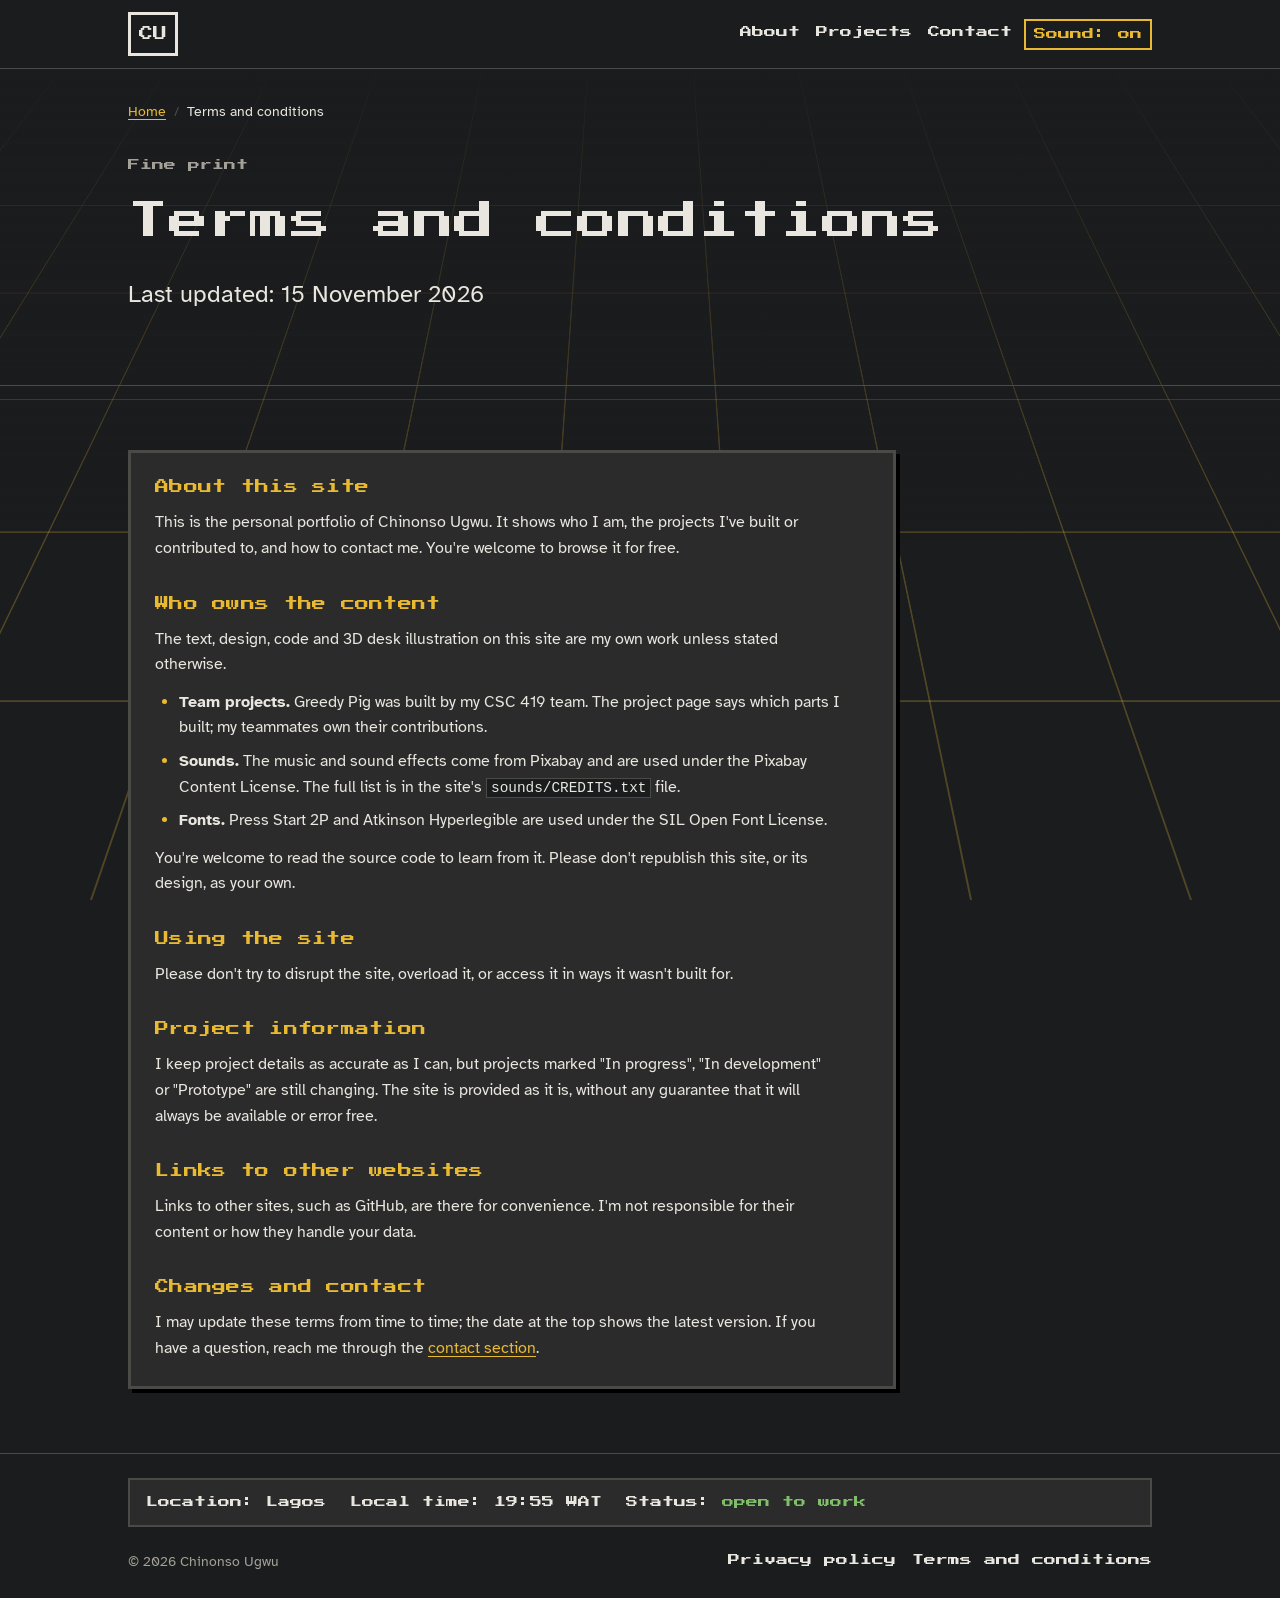
<file: terms.html>
<!DOCTYPE html>
<html lang="en">
<head>
  <meta charset="UTF-8">
  <meta name="viewport" content="width=device-width, initial-scale=1">
  <title>Terms and conditions | Chinonso Ugwu</title>
  <meta name="description" content="Terms and conditions for Chinonso Ugwu's portfolio site.">

  <link rel="icon" href="favicon.ico" sizes="32x32">
  <link rel="icon" href="favicon.svg" type="image/svg+xml">
  <link rel="apple-touch-icon" href="apple-touch-icon.png">

  <!-- Fonts are self-hosted in /fonts and loaded inside style.css -->
  <link rel="preload" href="fonts/press-start-2p-latin-400-normal.woff2" as="font" type="font/woff2" crossorigin>
  <link rel="stylesheet" href="css/style.css">

  <!-- defer: scripts run after the HTML has loaded, in this order -->
  <script src="js/sound.js" defer></script>
  <script src="js/main.js" defer></script>
</head>
<body data-page="legal">
  <a class="skip-link" href="#main">Skip to content</a>

  <!-- 3D grid background: a tilted floor with slowly moving lines, fixed behind the page -->
  <div class="bg-grid" aria-hidden="true">
    <div class="bg-floor">
      <div class="bg-lines"></div>
    </div>
  </div>

  <!-- ========== Header and navigation ========== -->
  <header class="site-header">
    <div class="container header-inner">
      <a class="logo" href="index.html" aria-label="Chinonso Ugwu, home page">CU</a>

      <nav aria-label="Main">
        <ul class="nav-list">
          <li><a href="index.html#about">About</a></li>
          <li><a href="index.html#projects">Projects</a></li>
          <li><a href="index.html#contact">Contact</a></li>
        </ul>
      </nav>

      <!-- Hidden until JavaScript loads, because it only works with JavaScript -->
      <button class="sound-toggle" type="button" aria-pressed="true" hidden>Sound: on</button>
    </div>
  </header>

  <main id="main">

    <section class="title-screen project-top" aria-labelledby="terms-title">
      <div class="container">
        <nav class="breadcrumb" aria-label="Breadcrumb">
          <ol>
            <li><a href="index.html">Home</a></li>
            <li><span aria-current="page">Terms and conditions</span></li>
          </ol>
        </nav>
        <p class="eyebrow">Fine print</p>
        <h1 id="terms-title">Terms and conditions</h1>
        <p class="lead">Last updated: 15 November 2026</p>
      </div>
    </section>

    <div class="section">
      <div class="container">
        <div class="panel legal">
          <section aria-labelledby="t-about">
            <h2 id="t-about">About this site</h2>
            <p>
              This is the personal portfolio of Chinonso Ugwu. It shows who I am, the projects
              I've built or contributed to, and how to contact me. You're welcome to browse it
              for free.
            </p>
          </section>

          <section aria-labelledby="t-content">
            <h2 id="t-content">Who owns the content</h2>
            <p>
              The text, design, code and 3D desk illustration on this site are my own work
              unless stated otherwise.
            </p>
            <ul>
              <li>
                <strong>Team projects.</strong> Greedy Pig was built by my CSC 419 team. The
                project page says which parts I built; my teammates own their contributions.
              </li>
              <li>
                <strong>Sounds.</strong> The music and sound effects come from Pixabay and are used
                under the Pixabay Content License. The full list is in the site's
                <code>sounds/CREDITS.txt</code> file.
              </li>
              <li>
                <strong>Fonts.</strong> Press Start 2P and Atkinson Hyperlegible are used under the
                SIL Open Font License.
              </li>
            </ul>
            <p>
              You're welcome to read the source code to learn from it. Please don't republish
              this site, or its design, as your own.
            </p>
          </section>

          <section aria-labelledby="t-use">
            <h2 id="t-use">Using the site</h2>
            <p>
              Please don't try to disrupt the site, overload it, or access it in ways it
              wasn't built for.
            </p>
          </section>

          <section aria-labelledby="t-accuracy">
            <h2 id="t-accuracy">Project information</h2>
            <p>
              I keep project details as accurate as I can, but projects marked "In progress",
              "In development" or "Prototype" are still changing. The site is provided as it is,
              without any guarantee that it will always be available or error free.
            </p>
          </section>

          <section aria-labelledby="t-links">
            <h2 id="t-links">Links to other websites</h2>
            <p>
              Links to other sites, such as GitHub, are there for convenience. I'm not
              responsible for their content or how they handle your data.
            </p>
          </section>

          <section aria-labelledby="t-changes">
            <h2 id="t-changes">Changes and contact</h2>
            <p>
              I may update these terms from time to time; the date at the top shows the latest
              version. If you have a question, reach me through the
              <a href="index.html#contact">contact section</a>.
            </p>
          </section>
        </div>
      </div>
    </div>

  </main>

  <!-- ========== Footer ========== -->
  <footer class="site-footer">
    <div class="container">
      <!-- Status bar, like a game HUD. The clock is filled in by JavaScript. -->
      <ul class="hud">
        <li>Location: Lagos</li>
        <li>Local time: <span class="hud-clock">WAT</span></li>
        <li>Status: <span class="hud-ok">open to work</span></li>
      </ul>

      <div class="footer-inner">
        <p>&copy; 2026 Chinonso Ugwu</p>
        <nav aria-label="Legal">
          <ul class="nav-list">
            <li><a href="privacy.html">Privacy policy</a></li>
            <li><a href="terms.html">Terms and conditions</a></li>
          </ul>
        </nav>
      </div>
    </div>
  </footer>

  <!-- Achievement popups appear here -->
  <div class="toasts" role="status" aria-live="polite"></div>
</body>
</html>
</file>
<file: css/style.css>
/* =========================================================
   Chinonso Ugwu | Portfolio
   Style: arcade game menu
   1-4: design tokens, reset, typography, accessibility
   5-17: layout and components (mobile first, then
         tablet at 48rem and desktop at 64rem)
   ========================================================= */

/* ---------- 0. Fonts (self-hosted, SIL Open Font License) ---------- */
@font-face {
  font-family: "Press Start 2P";
  src: url("../fonts/press-start-2p-latin-400-normal.woff2") format("woff2");
  font-weight: 400;
  font-style: normal;
  font-display: swap;
}

@font-face {
  font-family: "Atkinson Hyperlegible";
  src: url("../fonts/atkinson-hyperlegible-latin-400-normal.woff2") format("woff2");
  font-weight: 400;
  font-style: normal;
  font-display: swap;
}

@font-face {
  font-family: "Atkinson Hyperlegible";
  src: url("../fonts/atkinson-hyperlegible-latin-700-normal.woff2") format("woff2");
  font-weight: 700;
  font-style: normal;
  font-display: swap;
}

@font-face {
  font-family: "Atkinson Hyperlegible";
  src: url("../fonts/atkinson-hyperlegible-latin-400-italic.woff2") format("woff2");
  font-weight: 400;
  font-style: italic;
  font-display: swap;
}

/* ---------- 1. Design tokens ---------- */
:root {
  /* Colours (contrast checked against --color-screen and --color-panel) */
  --color-screen: #1B1C1E;      /* page background, like a powered-on screen */
  --color-panel: #2B2B2B;       /* menu boxes and cards */
  --color-panel-edge: #4A4A47;  /* panel borders */
  --color-text: #E8E6DF;        /* main text, 11.3:1 or better */
  --color-muted: #A3A198;       /* labels and secondary text, 5.4:1 or better */
  --color-select: #D33F49;      /* selection arrow and borders only, never body text */
  --color-coin: #E8B931;        /* text accents and primary buttons, 7.7:1 or better */
  --color-ok: #7FBF6A;          /* "live" status and success messages */
  --color-ink: #1B1C1E;         /* dark text placed on coin-yellow buttons */
  --color-grid: rgba(232, 185, 49, 0.26); /* yellow grid lines, faint so text stays readable */
  --grid-size: 220px;           /* size of one grid square, before perspective */

  /* Fonts */
  --font-pixel: "Press Start 2P", "Courier New", monospace; /* headings and labels only */
  --font-body: "Atkinson Hyperlegible", "Segoe UI", Arial, sans-serif;

  /* Type scale (rem, so it respects the visitor's browser font size) */
  --text-xs: 0.75rem;
  --text-sm: 0.875rem;
  --text-base: 1rem;
  --text-lg: 1.25rem;
  --text-xl: 1.5rem;
  --text-2xl: 2rem;

  /* Spacing, based on a 4px pixel grid */
  --space-1: 0.25rem;
  --space-2: 0.5rem;
  --space-3: 0.75rem;
  --space-4: 1rem;
  --space-6: 1.5rem;
  --space-8: 2rem;
  --space-12: 3rem;
  --space-16: 4rem;

  /* Shape: square corners and hard pixel shadows, no blur */
  --border-width: 3px;
  --line-width: 1px;            /* lines between sections */
  --radius: 0;
  --shadow-pixel: 4px 4px 0 #000;

  /* Layout */
  --content-width: 68rem;
  --reading-width: 42rem;

  /* Motion: short and snappy, like a menu cursor */
  --speed: 120ms;
  --reveal-speed: 800ms;       /* how long a block takes to slide in as you scroll */
}

/* ---------- 2. Reset ---------- */
*,
*::before,
*::after {
  box-sizing: border-box;
}

* {
  margin: 0;
}

html {
  -webkit-text-size-adjust: 100%;
  text-size-adjust: 100%;
  scroll-behavior: smooth;
  scroll-padding-top: var(--space-16); /* anchor jumps land below the sticky header */
}

body {
  min-height: 100vh;
  background-color: var(--color-screen);
  color: var(--color-text);
  font-family: var(--font-body);
  font-size: var(--text-base);
  line-height: 1.6;
}

img,
picture,
svg,
video {
  display: block;
  max-width: 100%;
  height: auto;
}

input,
button,
textarea,
select {
  font: inherit;
  color: inherit;
}

/* Background: a 3D grid floor. One big grid plane tilted away from you,
   like looking down at an arcade floor. The squares get smaller toward the top
   of the screen and fade out. The lines drift slowly toward you, as if you're
   moving forward over the floor. It's fixed, so the page scrolls over it. */
.bg-grid {
  position: fixed;
  inset: 0;
  z-index: -1;
  overflow: hidden;
  perspective: 800px;
  perspective-origin: 50% 50%;
  pointer-events: none;
}

/* The tilted floor. It stays still; only the lines inside it move. */
.bg-floor {
  position: absolute;
  left: -80%;
  right: -80%;
  bottom: 0;
  /* Tall enough to reach the top of a tall screen, plus one square,
     because the floor slides one square toward you on each loop */
  height: calc(2400px + var(--grid-size));
  /* Hinged at the bottom of the screen and tilted back */
  transform-origin: 50% 100%;
  transform: rotateX(35deg);
  /* The whole floor slides toward you by one square, then starts again.
     Moving the floor (not the lines inside it) lets the graphics card do it
     without redrawing anything, which keeps scrolling smooth. */
  animation: grid-drift 9s linear infinite;
  will-change: transform;
}

/* The far end fades into the dark. This is a still gradient laid over the
   moving floor, which is much lighter for the browser than masking it. */
.bg-grid::after {
  content: "";
  position: absolute;
  inset: 0;
  background: linear-gradient(to bottom, var(--color-screen) 0%, var(--color-screen) 6%, transparent 60%);
}

/* The grid lines, drawn once and never redrawn */
.bg-lines {
  position: absolute;
  inset: 0;
  background-image:
    linear-gradient(var(--color-grid) 2px, transparent 2px),
    linear-gradient(90deg, var(--color-grid) 2px, transparent 2px);
  background-size: var(--grid-size) var(--grid-size);
  background-position: 50% 0;
}

/* Sliding by exactly one square makes the loop seamless */
@keyframes grid-drift {
  from {
    transform: rotateX(35deg) translateY(0);
  }
  to {
    transform: rotateX(35deg) translateY(var(--grid-size));
  }
}

/* Anything with the hidden attribute stays hidden, even if a class sets display */
[hidden] {
  display: none !important;
}

/* Long words and URLs wrap instead of overflowing on small phones */
p,
h1,
h2,
h3,
h4,
li,
a {
  overflow-wrap: break-word;
}

/* ---------- 3. Base typography ---------- */
h1,
h2,
h3 {
  font-family: var(--font-pixel);
  font-weight: 400;          /* the pixel font has one weight */
  line-height: 1.5;
  letter-spacing: 0.02em;
}

h1 {
  font-size: var(--text-xl);
}

h2 {
  font-size: var(--text-lg);
}

h3 {
  font-size: var(--text-sm);
}

p {
  max-width: var(--reading-width);
}

a {
  color: var(--color-coin);
  text-underline-offset: 0.2em;
}

a:hover {
  color: var(--color-text);
}

/* ---------- 4. Accessibility ---------- */

/* Visible keyboard focus: a solid coin-yellow outline, square like everything else */
:focus-visible {
  outline: 3px solid var(--color-coin);
  outline-offset: 3px;
}

/* Hides text visually but keeps it for screen readers */
.visually-hidden {
  position: absolute;
  width: 1px;
  height: 1px;
  padding: 0;
  margin: -1px;
  overflow: hidden;
  clip: rect(0, 0, 0, 0);
  white-space: nowrap;
  border: 0;
}

/* Lets keyboard users jump past the nav */
.skip-link {
  position: absolute;
  top: var(--space-2);
  left: var(--space-2);
  padding: var(--space-2) var(--space-4);
  background: var(--color-coin);
  color: var(--color-ink);
  font-family: var(--font-pixel);
  font-size: var(--text-xs);
  transform: translateY(-200%);
}

.skip-link:focus {
  transform: translateY(0);
}

/* Visitors who ask their device for less motion get none */
@media (prefers-reduced-motion: reduce) {
  *,
  *::before,
  *::after {
    animation-duration: 0.01ms !important;
    animation-iteration-count: 1 !important;
    transition-duration: 0.01ms !important;
    scroll-behavior: auto !important;
  }
}

/* ---------- 5. Layout helpers ---------- */
.container {
  width: 100%;
  max-width: var(--content-width);
  margin-inline: auto;
  padding-inline: var(--space-4);
}

.section {
  padding-block: var(--space-12);
}

/* Section headings: "Level 1: About" with an arrow and a small subtitle */
.level-heading {
  display: flex;
  align-items: baseline;
  gap: var(--space-3);
  margin-bottom: var(--space-8);
}

.level-arrow {
  flex-shrink: 0;
  color: var(--color-coin);
  font-size: clamp(1rem, 3vw, 1.75rem);
}

.level-heading h2 {
  font-size: clamp(1.125rem, 4vw, 2.5rem);
  line-height: 1.3;
  text-transform: uppercase;
}

.level-sub {
  margin-top: var(--space-2);
  font-family: var(--font-pixel);
  font-size: var(--text-xs);
  color: var(--color-coin);
  text-transform: uppercase;
}

/* A menu box: dark panel, thick border, hard pixel shadow */
.panel {
  background: var(--color-panel);
  border: var(--border-width) solid var(--color-panel-edge);
  box-shadow: var(--shadow-pixel);
  padding: var(--space-6);
}

.panel p + p {
  margin-top: var(--space-4);
}

.sub-heading {
  color: var(--color-coin);
  margin-top: var(--space-6);
  margin-bottom: var(--space-3);
}

.panel > .sub-heading:first-child {
  margin-top: 0;
}

/* ---------- 6. Buttons ---------- */
.button-row {
  display: flex;
  flex-wrap: wrap;
  gap: var(--space-3);
}

.btn {
  display: inline-block;
  padding: var(--space-3) var(--space-4);
  border: var(--border-width) solid var(--color-text);
  border-radius: var(--radius);
  background: var(--color-panel);
  color: var(--color-text);
  font-family: var(--font-pixel);
  font-size: var(--text-xs);
  line-height: 1.6;
  text-decoration: none;
  box-shadow: var(--shadow-pixel);
  cursor: pointer;
  transition: transform var(--speed) steps(2), box-shadow var(--speed) steps(2);
}

.btn:hover {
  color: var(--color-text);
  border-color: var(--color-coin);
}

/* Pressing a button pushes it into its shadow, like a real key */
.btn:active {
  transform: translate(4px, 4px);
  box-shadow: 0 0 0 #000;
}

.btn-primary {
  background: var(--color-coin);
  border-color: var(--color-coin);
  color: var(--color-ink);
}

.btn-primary:hover {
  background: var(--color-text);
  border-color: var(--color-text);
  color: var(--color-ink);
}

/* ---------- 7. Header ---------- */
.site-header {
  position: relative; /* becomes sticky from tablet up, see the 48rem media query */
  z-index: 10;
  background: var(--color-screen);
  border-bottom: var(--line-width) solid var(--color-panel-edge);
}

.header-inner {
  display: flex;
  flex-wrap: wrap;
  align-items: center;
  justify-content: space-between;
  gap: var(--space-3);
  padding-block: var(--space-3);
}

.logo {
  font-family: var(--font-pixel);
  font-size: var(--text-sm);
  color: var(--color-text);
  text-decoration: none;
  padding: var(--space-2);
  border: var(--border-width) solid var(--color-text);
}

.nav-list {
  display: flex;
  flex-wrap: wrap;
  gap: var(--space-4);
  padding: 0;
  list-style: none;
}

.nav-list a {
  font-family: var(--font-pixel);
  font-size: var(--text-xs);
  color: var(--color-text);
  text-decoration: none;
}

.nav-list a:hover,
.nav-list a:focus-visible {
  color: var(--color-coin);
}

/* ---------- 8. Title screen ---------- */
.title-screen {
  padding-block: var(--space-16);
  border-bottom: var(--line-width) solid var(--color-panel-edge);
}

.eyebrow {
  font-family: var(--font-pixel);
  font-size: var(--text-xs);
  color: var(--color-muted);
  margin-bottom: var(--space-4);
}

.title-screen h1 {
  /* Grows with the screen but stays on one line beside the desk scene */
  font-size: clamp(1.25rem, 3.6vw, 2.5rem);
  margin-bottom: var(--space-6);
}

.lead {
  font-size: var(--text-lg);
  margin-bottom: var(--space-8);
}

/* ---------- 9. About (player profile) ---------- */
.profile-grid {
  display: grid;
  gap: var(--space-6);
}

.inventory {
  display: grid;
  grid-template-columns: repeat(auto-fill, minmax(7rem, 1fr));
  gap: var(--space-2);
  padding: 0;
  list-style: none;
}

.inventory li {
  padding: var(--space-2) var(--space-3);
  border: 2px solid var(--color-panel-edge);
  background: var(--color-screen);
  font-size: var(--text-sm);
}

/* ---------- 10. Projects: cartridges ---------- */
.section-intro {
  color: var(--color-muted);
  margin-top: calc(-1 * var(--space-4));
  margin-bottom: var(--space-8);
}

.projects-layout {
  display: grid;
  gap: var(--space-8);
}

/* Category colours. To add a crate, give its category a colour here.
   Dark text on each colour passes WCAG AA (5.3:1 or better). */
[data-category="games"]   { --cat: #F0606A; }
[data-category="web"]     { --cat: #6FA8DC; }
[data-category="desktop"] { --cat: #7FBF6A; }

.cartridges {
  display: grid;
  grid-template-columns: minmax(0, 1fr); /* 2 columns on tablet, 3 on desktop */
  gap: var(--space-6);
  padding: 0;
  list-style: none;
}

/* Each list item is a slot. JavaScript hides packed cartridges and adds
   "Empty slot" placeholders after the ones that are out, so cartridges
   always fill the first free slot. */
.cart-slot {
  position: relative;
}

.cart-slot.is-empty {
  display: flex;
  flex-direction: column;
  align-items: center;
  justify-content: center;
  gap: var(--space-3);
  min-height: 14rem;
  padding: var(--space-6);
  border: var(--border-width) dashed var(--color-panel-edge);
  text-align: center;
}

.empty-label {
  font-family: var(--font-pixel);
  font-size: var(--text-xs);
  color: var(--color-muted);
}

.empty-hint {
  max-width: 16rem;
  font-size: var(--text-sm);
  color: var(--color-muted);
}

.cartridge {
  position: relative;
  height: 100%;
  display: flex;
  flex-direction: column;
  background: var(--color-panel);
  border: var(--border-width) solid var(--color-panel-edge);
  box-shadow: var(--shadow-pixel);
}

.cartridge:hover,
.cartridge:focus-within {
  border-color: var(--cat);
}

/* While flying in or out of a crate, a cartridge sits above everything.
   will-change tells the browser to prepare the motion in advance, so it stays smooth. */
.cartridge.is-flying {
  z-index: 20;
  will-change: transform, opacity;
}

/* Coloured top strip with notched corners, like the top of a game cartridge */
.cart-strip {
  margin: 0;
  max-width: none;
  padding: var(--space-2) var(--space-4);
  background: var(--cat);
  color: var(--color-ink);
  font-family: var(--font-pixel);
  font-size: var(--text-xs);
  clip-path: polygon(8px 0, calc(100% - 8px) 0, 100% 8px, 100% 100%, 0 100%, 0 8px);
}

/* The label sticker: holds the screenshot or app icon */
.cart-label {
  margin: var(--space-4) var(--space-4) 0;
  aspect-ratio: 16 / 10;
  background: var(--color-screen);
  border: var(--border-width) solid var(--color-muted);
  overflow: hidden;
}

.cart-label img {
  width: 100%;
  height: 100%;
  object-fit: cover;
}

.cart-body {
  display: flex;
  flex-direction: column;
  flex-grow: 1;
  padding: var(--space-4);
}

.cart-body h3 {
  font-size: var(--text-sm);
  margin-bottom: var(--space-3);
}

.tags {
  display: flex;
  flex-wrap: wrap;
  gap: var(--space-2);
  margin-block: var(--space-4);
  padding: 0;
  list-style: none;
}

.tags li {
  padding: var(--space-1) var(--space-2);
  border: 2px solid var(--color-muted);
  font-size: var(--text-sm);
  color: var(--color-muted);
}

/* Links sit at the bottom of the card, so cards in a row line up */
.cart-links {
  display: flex;
  flex-wrap: wrap;
  align-items: center;
  gap: var(--space-3);
  margin-top: auto;
}

.status {
  font-family: var(--font-pixel);
  font-size: var(--text-xs);
  color: var(--color-ok);
}

/* ---------- 10b. Projects: claw machine ---------- */
.claw-machine {
  align-self: start;
  width: 100%;
  max-width: 26rem;
  border: var(--border-width) solid var(--color-text);
  background: var(--color-panel);
  box-shadow: var(--shadow-pixel);
}

.machine-marquee {
  margin: 0;
  max-width: none;
  padding: var(--space-2);
  background: var(--color-coin);
  color: var(--color-ink);
  font-family: var(--font-pixel);
  font-size: var(--text-xs);
  text-align: center;
  border-bottom: var(--border-width) solid var(--color-text);
}

/* The glass box the claw moves around in */
.machine-glass {
  position: relative;
  height: 15rem;
  margin: var(--space-3);
  background: var(--color-screen);
  border: var(--border-width) solid var(--color-panel-edge);
  overflow: hidden;
}

.machine-rail {
  position: absolute;
  top: 0;
  left: 0;
  right: 0;
  height: 10px;
  background: var(--color-coin);
  border-bottom: 2px solid var(--color-ink);
}

/* The claw: trolley on the rail, a cable, then the hand.
   JavaScript sets --claw-x (sideways position) and --cable (cable length). */
.claw {
  position: absolute;
  top: 2px;
  left: var(--claw-x, 50%);
  z-index: 2;
  display: flex;
  flex-direction: column;
  align-items: center;
  transform: translateX(-50%);
  transition: left 600ms steps(6);
  color: var(--color-text);
}

.claw-trolley {
  width: 32px;
  height: 14px;
  background: var(--color-text);
  border: 2px solid var(--color-ink);
}

.claw-cable {
  width: 4px;
  height: var(--cable, 24px);
  background: var(--color-text);
  transition: height 500ms steps(5);
}

.claw-hand {
  display: block;
  fill: currentColor;
  margin-top: -1px;
}

.claw-closed {
  display: none;
}

.claw.is-closed .claw-open {
  display: none;
}

.claw.is-closed .claw-closed {
  display: inline;
}

/* Crates sit on the floor of the machine */
.crates {
  position: absolute;
  left: 0;
  right: 0;
  bottom: var(--space-3);
  display: flex;
  justify-content: space-around;
  align-items: flex-end;
  padding-inline: var(--space-2);
}

.crate {
  position: relative;
  display: flex;
  align-items: center;
  justify-content: center;
  width: 30%;
  max-width: 6.5rem;
  height: 4rem;
  padding: var(--space-1);
  border: var(--border-width) solid var(--color-ink);
  border-radius: var(--radius);
  background: var(--cat);
  box-shadow: inset 0 -8px 0 rgba(0, 0, 0, 0.25); /* darker bottom plank */
  color: var(--color-ink);
  cursor: pointer;
  transition: transform 500ms steps(5);
}

.crate:hover {
  outline: 3px solid var(--color-text);
  outline-offset: 2px;
}

/* The lid: hinged on the left, swings open when the crate is empty */
.crate-lid {
  position: absolute;
  left: -3px;
  right: -3px;
  top: -12px;
  height: 12px;
  background: var(--cat);
  border: var(--border-width) solid var(--color-ink);
  transform-origin: left bottom;
  transition: transform 200ms steps(2);
}

.crate.is-open .crate-lid {
  transform: rotate(-28deg);
}

/* White sticker on the front with the category name and count */
.crate-sticker {
  display: flex;
  flex-direction: column;
  align-items: center;
  justify-content: center;
  gap: 2px;
  padding: 3px 5px;
  margin-bottom: 6px; /* sits above the dark bottom plank */
  background: var(--color-text);
  border: 2px solid var(--color-ink);
  font-family: var(--font-pixel);
  font-size: 0.5rem; /* 8px: the pixel font's native size, so it stays crisp on phones */
  line-height: 1.4;
}

.machine-panel {
  padding: 0 var(--space-3) var(--space-4);
}

.machine-count {
  font-family: var(--font-pixel);
  font-size: var(--text-xs);
  color: var(--color-coin);
  margin-bottom: var(--space-3);
}

.machine-hint {
  margin-top: var(--space-3);
  font-size: var(--text-sm);
  color: var(--color-muted);
}

/* While the claw is busy, the controls look inactive */
.claw-machine[aria-busy="true"] .crate,
.claw-machine[aria-busy="true"] .machine-panel .btn {
  cursor: progress;
}

/* ---------- 11. Call to action ---------- */
.cta {
  border-color: var(--color-coin);
}

.cta p {
  margin-bottom: var(--space-6);
}

/* The email address as plain text under the contact buttons */
.cta .cta-direct {
  margin: var(--space-6) 0 0;
  font-size: var(--text-sm);
  color: var(--color-muted);
}

/* ---------- 12. Footer ---------- */
.site-footer {
  border-top: var(--line-width) solid var(--color-panel-edge);
  padding-block: var(--space-6);
  font-size: var(--text-sm);
  color: var(--color-muted);
}

.footer-inner {
  display: flex;
  flex-wrap: wrap;
  align-items: center;
  justify-content: space-between;
  gap: var(--space-4);
}

/* ---------- 13. Sound toggle (header) ---------- */
/* Phones: logo and sound toggle on the first row, nav on its own row below */
.site-header nav {
  order: 3;
  width: 100%;
}

.sound-toggle {
  margin-left: auto;
  padding: var(--space-1) var(--space-2);
  border: 2px solid var(--color-muted);
  border-radius: var(--radius);
  background: transparent;
  color: var(--color-muted);
  font-family: var(--font-pixel);
  font-size: var(--text-xs);
  line-height: 1.6;
  cursor: pointer;
}

.sound-toggle:hover {
  border-color: var(--color-text);
  color: var(--color-text);
}

.sound-toggle[aria-pressed="true"] {
  border-color: var(--color-coin);
  color: var(--color-coin);
}

/* ---------- 14. Desk scene and notifications ---------- */
.title-grid {
  display: grid;
  gap: var(--space-8);
}

.setup {
  position: relative;
  width: 100%;
  max-width: 15rem;
}

/* The scene image holds two frames side by side; showing one at a time */
.setup-scene {
  aspect-ratio: 692 / 807;
  background-image: url("../images/desk-setup.png");
  background-size: 200% 100%;
  background-position: 0 0;
  background-repeat: no-repeat;
  animation: typing 0.45s infinite;
}

/* Typing: flips between the two frames (hands up, hands down) */
@keyframes typing {
  0% {
    background-position: 0 0;
    animation-timing-function: steps(1, end);
  }
  50% {
    background-position: 100% 0;
    animation-timing-function: steps(1, end);
  }
}

/* Notifications pop up over the window, above the laptop and clear of his face */
.setup-notes {
  position: absolute;
  right: 0;
  bottom: 64%;
  width: 50%;
  display: flex;
  flex-direction: column;
  align-items: flex-end;
  pointer-events: none;
}

.note {
  display: flex;
  align-items: flex-start;
  gap: 6px;
  width: 100%;
  padding: 6px var(--space-2);
  background: var(--color-panel);
  border: 2px solid var(--color-coin);
  box-shadow: var(--shadow-pixel);
  animation: note-in 200ms steps(3);
  transition: opacity 300ms steps(3);
}

.note.is-leaving {
  opacity: 0;
}

@keyframes note-in {
  from {
    transform: translateY(8px);
    opacity: 0;
  }
}

/* Small square "app icon" in the notification's colour */
.note-icon {
  flex-shrink: 0;
  width: 8px;
  height: 8px;
  margin-top: 2px;
  background: var(--note-color, var(--color-coin));
}

.note-app {
  font-family: var(--font-pixel);
  font-size: 0.5rem;
  color: var(--color-muted);
}

.note-text {
  font-size: var(--text-xs);
  line-height: 1.35;
}

/* ---------- 15. Loading screen ---------- */
.loader {
  position: fixed;
  inset: 0;
  z-index: 100;
  display: flex;
  flex-direction: column;
  align-items: center;
  justify-content: center;
  gap: var(--space-6);
  background: var(--color-screen);
}

.loader-text {
  font-family: var(--font-pixel);
  font-size: var(--text-sm);
}

.loader-bar {
  width: min(20rem, 80vw);
  height: 1.75rem;
  padding: 3px;
  border: var(--border-width) solid var(--color-text);
}

/* Fills in 8 chunky steps instead of a smooth slide */
.loader-fill {
  display: block;
  width: 0;
  height: 100%;
  background: var(--color-coin);
  animation: loader-fill 450ms steps(8) forwards;
}

@keyframes loader-fill {
  to {
    width: 100%;
  }
}

/* ---------- 16. Achievement toasts ---------- */
.toasts {
  position: fixed;
  right: var(--space-4);
  bottom: var(--space-4);
  z-index: 50;
  width: min(20rem, calc(100vw - 2rem));
  pointer-events: none; /* never blocks clicks on the page behind it */
}

.toast {
  padding: var(--space-3) var(--space-4);
  border: var(--border-width) solid var(--color-coin);
  background: var(--color-panel);
  box-shadow: var(--shadow-pixel);
  animation: toast-in 200ms steps(4);
  transition: opacity 300ms steps(3);
}

.toast.is-leaving {
  opacity: 0;
}

@keyframes toast-in {
  from {
    transform: translateY(1rem);
    opacity: 0;
  }
}

.toast-label {
  font-family: var(--font-pixel);
  font-size: var(--text-xs);
  color: var(--color-coin);
}

.toast-title {
  font-family: var(--font-pixel);
  font-size: var(--text-xs);
  margin-block: var(--space-2);
}

.toast-text {
  font-size: var(--text-sm);
  color: var(--color-muted);
}

/* ---------- 17. Footer status bar (HUD) ---------- */
.hud {
  display: flex;
  flex-wrap: wrap;
  gap: var(--space-2) var(--space-6);
  margin-bottom: var(--space-6);
  padding: var(--space-3) var(--space-4);
  border: 2px solid var(--color-panel-edge);
  background: var(--color-panel);
  list-style: none;
  font-family: var(--font-pixel);
  font-size: var(--text-xs);
  line-height: 1.8;
  color: var(--color-text);
}

.hud-ok {
  color: var(--color-ok);
}

/* ---------- 18. Project page ---------- */
.project-top {
  padding-block: var(--space-8) var(--space-12);
}

/* Home / Projects / Greedy Pig */
.breadcrumb ol {
  display: flex;
  flex-wrap: wrap;
  gap: var(--space-2);
  margin-bottom: var(--space-8);
  padding: 0;
  list-style: none;
  font-size: var(--text-sm);
  color: var(--color-muted);
}

.breadcrumb li + li::before {
  content: "/";
  margin-right: var(--space-2);
  color: var(--color-panel-edge);
}

.breadcrumb [aria-current="page"] {
  color: var(--color-text);
}

.project-top .lead {
  margin-bottom: var(--space-6);
}

/* Type, when, my role */
.project-meta {
  display: grid;
  gap: var(--space-2);
  margin-bottom: var(--space-8);
  padding: 0;
  list-style: none;
}

.meta-label {
  display: inline-block;
  min-width: 5.5rem;
  margin-right: var(--space-2);
  font-family: var(--font-pixel);
  font-size: var(--text-xs);
  color: var(--color-coin);
}

.project-shot {
  margin-top: var(--space-12);
}

.project-shot img,
.shot img {
  width: 100%;
  border: var(--border-width) solid var(--color-panel-edge);
  box-shadow: var(--shadow-pixel);
  background: var(--color-screen);
}

.project-shot figcaption,
.shot figcaption {
  margin-top: var(--space-3);
  font-size: var(--text-sm);
  color: var(--color-muted);
}

/* Text panels */
.prose p + p,
.prose p + ul {
  margin-top: var(--space-4);
}

.problem-list {
  display: grid;
  gap: var(--space-3);
  padding-left: var(--space-6);
}

.problem-list li {
  max-width: var(--reading-width);
}

.problem-list li::marker {
  color: var(--color-coin);
}

.problem-list strong {
  color: var(--color-coin);
}

/* My part: one card per task */
.quest-grid {
  display: grid;
  gap: var(--space-6);
  padding: 0;
  list-style: none;
}

.quest-id {
  display: inline-block;
  margin-bottom: var(--space-3);
  padding: var(--space-1) var(--space-2);
  background: var(--color-coin);
  color: var(--color-ink);
  font-family: var(--font-pixel);
  font-size: var(--text-xs);
}

.quest h3,
.feature h3,
.learned h3 {
  font-size: var(--text-sm);
  margin-bottom: var(--space-3);
}

/* Features: my three get a coin-yellow border */
.feature-list {
  display: grid;
  grid-template-columns: minmax(0, 1fr);
  gap: var(--space-4);
  padding: 0;
  list-style: none;
}

.feature {
  display: flex;
  flex-direction: column;
  padding: var(--space-4);
  background: var(--color-panel);
  border: 2px solid var(--color-panel-edge);
}

.feature p {
  font-size: var(--text-sm);
}

.feature .built-by {
  margin-top: auto;
  padding-top: var(--space-3);
  font-family: var(--font-pixel);
  font-size: 0.625rem;
  color: var(--color-muted);
}

.feature.is-mine {
  border-color: var(--color-coin);
}

.feature.is-mine .built-by {
  color: var(--color-coin);
}

/* Screenshots */
.shot-grid {
  display: grid;
  grid-template-columns: repeat(2, minmax(0, 1fr));
  gap: var(--space-6);
  align-items: start;
}

/* Desktop screenshots span the full row */
.shot-wide {
  grid-column: 1 / -1;
}

.shot a {
  display: block;
}

.shot a:hover img,
.shot a:focus-visible img {
  border-color: var(--color-coin);
}

.shot-tag {
  margin-right: var(--space-2);
  padding: 2px var(--space-1);
  background: var(--color-coin);
  color: var(--color-ink);
  font-family: var(--font-pixel);
  font-size: 0.625rem;
}

/* Tech stack table. On phones each row becomes a small card. */
.tech-table {
  width: 100%;
  border-collapse: collapse;
  background: var(--color-panel);
  border: var(--border-width) solid var(--color-panel-edge);
  box-shadow: var(--shadow-pixel);
  font-size: var(--text-sm);
}

.tech-table th,
.tech-table td {
  padding: var(--space-3) var(--space-4);
  text-align: left;
  vertical-align: top;
  border-bottom: 1px solid var(--color-panel-edge);
}

.tech-table th {
  font-family: var(--font-pixel);
  font-size: var(--text-xs);
  font-weight: 400;
  color: var(--color-coin);
}

@media (max-width: 47.99rem) {
  .tech-table thead {
    position: absolute;
    width: 1px;
    height: 1px;
    overflow: hidden;
    clip: rect(0, 0, 0, 0);
  }

  .tech-table tr {
    display: block;
    padding: var(--space-3) 0;
    border-bottom: 1px solid var(--color-panel-edge);
  }

  .tech-table td {
    display: block;
    padding: var(--space-1) var(--space-4);
    border: 0;
  }

  /* Each cell shows its column name in front of it */
  .tech-table td::before {
    content: attr(data-label);
    display: block;
    font-family: var(--font-pixel);
    font-size: 0.625rem;
    color: var(--color-coin);
  }
}

/* What I learned */
.learned-list {
  display: grid;
  gap: var(--space-6);
  padding: 0;
  list-style: none;
}

.learned p + p {
  margin-top: var(--space-4);
}

code {
  padding: 1px 4px;
  background: var(--color-screen);
  border: 1px solid var(--color-panel-edge);
  font-family: "Courier New", monospace;
  font-size: 0.9em;
  white-space: nowrap; /* short commands stay on one line */
}

.project-end {
  margin-top: var(--space-12);
}

/* ---------- 19. Privacy and terms pages ---------- */
.legal {
  max-width: 48rem;
}

.legal section + section {
  margin-top: var(--space-8);
}

.legal h2 {
  margin-bottom: var(--space-3);
  font-size: var(--text-sm);
  color: var(--color-coin);
}

.legal p + p,
.legal p + ul,
.legal ul + p {
  margin-top: var(--space-3);
}

.legal ul {
  display: grid;
  gap: var(--space-2);
  padding-left: var(--space-6);
}

.legal li {
  max-width: var(--reading-width);
}

.legal li::marker {
  color: var(--color-coin);
}

/* ---------- 20. Scroll reveal ----------
   JavaScript adds .reveal to blocks below the screen, then .is-revealed the
   first time each one scrolls into view, and removes both once it has arrived.
   Without JavaScript neither class is added, so everything shows normally. */
.reveal {
  opacity: 0;
  transform: translateX(-48px);
}

.reveal.is-revealed {
  opacity: 1;
  transform: none;
  /* Gentle curves: the movement is spread across the whole time, slowing only at the end */
  transition:
    opacity calc(var(--reveal-speed) * 0.75) linear var(--reveal-delay, 0ms),
    transform var(--reveal-speed) cubic-bezier(0.25, 0.46, 0.45, 0.94) var(--reveal-delay, 0ms);
}

/* ---------- Tablet: 48rem (768px) and up ---------- */
@media (min-width: 48rem) {
  .container {
    padding-inline: var(--space-8);
  }

  /* Header sticks to the top once there is enough screen height to spare */
  .site-header {
    position: sticky;
    top: 0;
  }

  /* Logo left; nav and sound toggle together on the right, all on one row */
  .site-header nav {
    order: 0;
    width: auto;
    margin-left: auto;
  }

  .sound-toggle {
    margin-left: 0;
  }

  /* Crates are wider here, so the sticker text can grow */
  .crate-sticker {
    font-size: 0.625rem;
  }

  /* The claw machine takes the full row; slots sit in a grid below it */
  .claw-machine {
    max-width: none;
  }

  .machine-glass {
    height: 18rem;
  }

  .crate {
    width: 24%;
    max-width: 10rem;
    height: 5rem;
  }

  .machine-panel {
    display: flex;
    flex-wrap: wrap;
    align-items: center;
    gap: var(--space-3) var(--space-6);
  }

  .machine-count,
  .machine-hint {
    margin: 0;
  }

  .cartridges {
    grid-template-columns: repeat(2, minmax(0, 1fr));
  }

  .feature-list {
    grid-template-columns: repeat(2, minmax(0, 1fr));
  }

  .quest-grid {
    grid-template-columns: repeat(3, minmax(0, 1fr));
  }

  .section {
    padding-block: var(--space-16);
  }
}

/* ---------- Desktop: 64rem (1024px) and up ---------- */
@media (min-width: 64rem) {
  /* Name and intro on the left, the desk scene on the right */
  .title-grid {
    grid-template-columns: minmax(0, 1fr) 18rem;
    align-items: center;
  }

  .setup {
    max-width: none;
  }

  .profile-grid {
    grid-template-columns: minmax(0, 3fr) minmax(0, 2fr);
    align-items: start;
  }

  .lead {
    font-size: var(--text-xl);
  }

  /* Three slots per row under the claw machine */
  .cartridges {
    grid-template-columns: repeat(3, minmax(0, 1fr));
  }

  .feature-list {
    grid-template-columns: repeat(3, minmax(0, 1fr));
  }

  /* Two desktop screenshots side by side; phone shots stay in their own pair */
  .shot-grid {
    grid-template-columns: repeat(4, minmax(0, 1fr));
  }

  .shot {
    grid-column: span 1;
  }

  .shot-wide {
    grid-column: span 2;
  }

  .crate-sticker {
    font-size: 0.75rem;
  }
}
</file>
